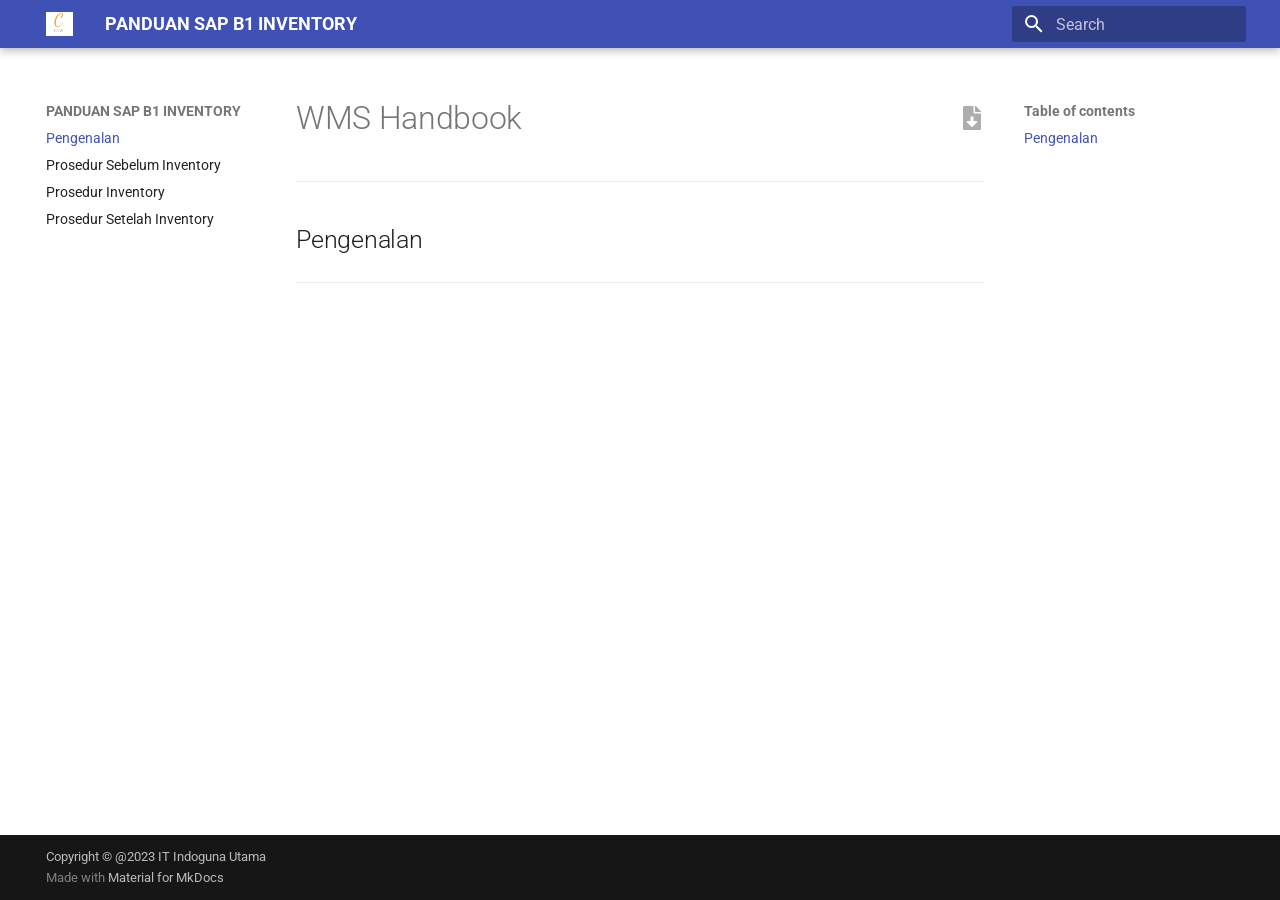
<file: site/index.html>
<!doctype html>
<html lang="en" class="no-js">
  <head>
    
      <meta charset="utf-8">
      <meta name="viewport" content="width=device-width,initial-scale=1">
      
        <meta name="description" content="Panduan implementasi SAP Inventory">
      
      
        <meta name="author" content="PT Indoguna Utama, IT Department">
      
      
      
      
        <link rel="next" href="wms02/">
      
      <link rel="icon" href="asset/logocnw2.png">
      <meta name="generator" content="mkdocs-1.4.3, mkdocs-material-9.1.11">
    
    
      
        <title>PANDUAN SAP B1 INVENTORY</title>
      
    
    
      <link rel="stylesheet" href="assets/stylesheets/main.85bb2934.min.css">
      
        
        <link rel="stylesheet" href="assets/stylesheets/palette.a6bdf11c.min.css">
      
      

    
    
    
      
        
        
        <link rel="preconnect" href="https://fonts.gstatic.com" crossorigin>
        <link rel="stylesheet" href="https://fonts.googleapis.com/css?family=Roboto:300,300i,400,400i,700,700i%7CRoboto+Mono:400,400i,700,700i&display=fallback">
        <style>:root{--md-text-font:"Roboto";--md-code-font:"Roboto Mono"}</style>
      
    
    
      <link rel="stylesheet" href="css/extra.css">
    
    <script>__md_scope=new URL(".",location),__md_hash=e=>[...e].reduce((e,_)=>(e<<5)-e+_.charCodeAt(0),0),__md_get=(e,_=localStorage,t=__md_scope)=>JSON.parse(_.getItem(t.pathname+"."+e)),__md_set=(e,_,t=localStorage,a=__md_scope)=>{try{t.setItem(a.pathname+"."+e,JSON.stringify(_))}catch(e){}}</script>
    
      

    
    
    
  </head>
  
  
    
    
    
    
    
    <body dir="ltr" data-md-color-scheme="default" data-md-color-primary="indigo" data-md-color-accent="indigo">
  
    
    
    <input class="md-toggle" data-md-toggle="drawer" type="checkbox" id="__drawer" autocomplete="off">
    <input class="md-toggle" data-md-toggle="search" type="checkbox" id="__search" autocomplete="off">
    <label class="md-overlay" for="__drawer"></label>
    <div data-md-component="skip">
      
        
        <a href="#wms-handbook" class="md-skip">
          Skip to content
        </a>
      
    </div>
    <div data-md-component="announce">
      
    </div>
    
    
      

  

<header class="md-header md-header--shadow" data-md-component="header">
  <nav class="md-header__inner md-grid" aria-label="Header">
    <a href="." title="PANDUAN SAP B1 INVENTORY" class="md-header__button md-logo" aria-label="PANDUAN SAP B1 INVENTORY" data-md-component="logo">
      
  <img src="asset/logocnw1.png" alt="logo">

    </a>
    <label class="md-header__button md-icon" for="__drawer">
      <svg xmlns="http://www.w3.org/2000/svg" viewBox="0 0 24 24"><path d="M3 6h18v2H3V6m0 5h18v2H3v-2m0 5h18v2H3v-2Z"/></svg>
    </label>
    <div class="md-header__title" data-md-component="header-title">
      <div class="md-header__ellipsis">
        <div class="md-header__topic">
          <span class="md-ellipsis">
            PANDUAN SAP B1 INVENTORY
          </span>
        </div>
        <div class="md-header__topic" data-md-component="header-topic">
          <span class="md-ellipsis">
            
              Pengenalan
            
          </span>
        </div>
      </div>
    </div>
    
      
    
    
    
      <label class="md-header__button md-icon" for="__search">
        <svg xmlns="http://www.w3.org/2000/svg" viewBox="0 0 24 24"><path d="M9.5 3A6.5 6.5 0 0 1 16 9.5c0 1.61-.59 3.09-1.56 4.23l.27.27h.79l5 5-1.5 1.5-5-5v-.79l-.27-.27A6.516 6.516 0 0 1 9.5 16 6.5 6.5 0 0 1 3 9.5 6.5 6.5 0 0 1 9.5 3m0 2C7 5 5 7 5 9.5S7 14 9.5 14 14 12 14 9.5 12 5 9.5 5Z"/></svg>
      </label>
      <div class="md-search" data-md-component="search" role="dialog">
  <label class="md-search__overlay" for="__search"></label>
  <div class="md-search__inner" role="search">
    <form class="md-search__form" name="search">
      <input type="text" class="md-search__input" name="query" aria-label="Search" placeholder="Search" autocapitalize="off" autocorrect="off" autocomplete="off" spellcheck="false" data-md-component="search-query" required>
      <label class="md-search__icon md-icon" for="__search">
        <svg xmlns="http://www.w3.org/2000/svg" viewBox="0 0 24 24"><path d="M9.5 3A6.5 6.5 0 0 1 16 9.5c0 1.61-.59 3.09-1.56 4.23l.27.27h.79l5 5-1.5 1.5-5-5v-.79l-.27-.27A6.516 6.516 0 0 1 9.5 16 6.5 6.5 0 0 1 3 9.5 6.5 6.5 0 0 1 9.5 3m0 2C7 5 5 7 5 9.5S7 14 9.5 14 14 12 14 9.5 12 5 9.5 5Z"/></svg>
        <svg xmlns="http://www.w3.org/2000/svg" viewBox="0 0 24 24"><path d="M20 11v2H8l5.5 5.5-1.42 1.42L4.16 12l7.92-7.92L13.5 5.5 8 11h12Z"/></svg>
      </label>
      <nav class="md-search__options" aria-label="Search">
        
        <button type="reset" class="md-search__icon md-icon" title="Clear" aria-label="Clear" tabindex="-1">
          <svg xmlns="http://www.w3.org/2000/svg" viewBox="0 0 24 24"><path d="M19 6.41 17.59 5 12 10.59 6.41 5 5 6.41 10.59 12 5 17.59 6.41 19 12 13.41 17.59 19 19 17.59 13.41 12 19 6.41Z"/></svg>
        </button>
      </nav>
      
    </form>
    <div class="md-search__output">
      <div class="md-search__scrollwrap" data-md-scrollfix>
        <div class="md-search-result" data-md-component="search-result">
          <div class="md-search-result__meta">
            Initializing search
          </div>
          <ol class="md-search-result__list" role="presentation"></ol>
        </div>
      </div>
    </div>
  </div>
</div>
    
    
  </nav>
  
</header>
    
    <div class="md-container" data-md-component="container">
      
      
        
          
        
      
      <main class="md-main" data-md-component="main">
        <div class="md-main__inner md-grid">
          
            
              
              <div class="md-sidebar md-sidebar--primary" data-md-component="sidebar" data-md-type="navigation" >
                <div class="md-sidebar__scrollwrap">
                  <div class="md-sidebar__inner">
                    


<nav class="md-nav md-nav--primary" aria-label="Navigation" data-md-level="0">
  <label class="md-nav__title" for="__drawer">
    <a href="." title="PANDUAN SAP B1 INVENTORY" class="md-nav__button md-logo" aria-label="PANDUAN SAP B1 INVENTORY" data-md-component="logo">
      
  <img src="asset/logocnw1.png" alt="logo">

    </a>
    PANDUAN SAP B1 INVENTORY
  </label>
  
  <ul class="md-nav__list" data-md-scrollfix>
    
      
      
      

  
  
    
  
  
    <li class="md-nav__item md-nav__item--active">
      
      <input class="md-nav__toggle md-toggle" type="checkbox" id="__toc">
      
      
        
      
      
        <label class="md-nav__link md-nav__link--active" for="__toc">
          Pengenalan
          <span class="md-nav__icon md-icon"></span>
        </label>
      
      <a href="." class="md-nav__link md-nav__link--active">
        Pengenalan
      </a>
      
        

<nav class="md-nav md-nav--secondary" aria-label="Table of contents">
  
  
  
    
  
  
    <label class="md-nav__title" for="__toc">
      <span class="md-nav__icon md-icon"></span>
      Table of contents
    </label>
    <ul class="md-nav__list" data-md-component="toc" data-md-scrollfix>
      
        <li class="md-nav__item">
  <a href="#pengenalan" class="md-nav__link">
    Pengenalan
  </a>
  
</li>
      
    </ul>
  
</nav>
      
    </li>
  

    
      
      
      

  
  
  
    <li class="md-nav__item">
      <a href="wms02/" class="md-nav__link">
        Prosedur Sebelum Inventory
      </a>
    </li>
  

    
      
      
      

  
  
  
    <li class="md-nav__item">
      <a href="wms03/" class="md-nav__link">
        Prosedur Inventory
      </a>
    </li>
  

    
      
      
      

  
  
  
    <li class="md-nav__item">
      <a href="wms04/" class="md-nav__link">
        Prosedur Setelah Inventory
      </a>
    </li>
  

    
  </ul>
</nav>
                  </div>
                </div>
              </div>
            
            
              
              <div class="md-sidebar md-sidebar--secondary" data-md-component="sidebar" data-md-type="toc" >
                <div class="md-sidebar__scrollwrap">
                  <div class="md-sidebar__inner">
                    

<nav class="md-nav md-nav--secondary" aria-label="Table of contents">
  
  
  
    
  
  
    <label class="md-nav__title" for="__toc">
      <span class="md-nav__icon md-icon"></span>
      Table of contents
    </label>
    <ul class="md-nav__list" data-md-component="toc" data-md-scrollfix>
      
        <li class="md-nav__item">
  <a href="#pengenalan" class="md-nav__link">
    Pengenalan
  </a>
  
</li>
      
    </ul>
  
</nav>
                  </div>
                </div>
              </div>
            
          
          
            <div class="md-content" data-md-component="content">
              <article class="md-content__inner md-typeset"><a class="md-content__button md-icon" download href="index.pdf" title="PDF Export"><svg style="height: 1.2rem; width: 1.2rem;" viewBox="0 0 384 512" xmlns="http://www.w3.org/2000/svg"><path d="M224 136V0H24C10.7 0 0 10.7 0 24v464c0 13.3 10.7 24 24 24h336c13.3 0 24-10.7 24-24V160H248c-13.2 0-24-10.8-24-24zm76.45 211.36l-96.42 95.7c-6.65 6.61-17.39 6.61-24.04 0l-96.42-95.7C73.42 337.29 80.54 320 94.82 320H160v-80c0-8.84 7.16-16 16-16h32c8.84 0 16 7.16 16 16v80h65.18c14.28 0 21.4 17.29 11.27 27.36zM377 105L279.1 7c-4.5-4.5-10.6-7-17-7H256v128h128v-6.1c0-6.3-2.5-12.4-7-16.9z"></path></svg></a>
                
                  


<h1 id="wms-handbook">WMS Handbook<a class="headerlink" href="#wms-handbook" title="Permanent link">&para;</a></h1>
<hr />
<h2 id="pengenalan">Pengenalan<a class="headerlink" href="#pengenalan" title="Permanent link">&para;</a></h2>
<hr />





                
              </article>
            </div>
          
          
        </div>
        
      </main>
      
        <footer class="md-footer">
  
  <div class="md-footer-meta md-typeset">
    <div class="md-footer-meta__inner md-grid">
      <div class="md-copyright">
  
    <div class="md-copyright__highlight">
      Copyright &copy; @2023 IT Indoguna Utama
    </div>
  
  
    Made with
    <a href="https://squidfunk.github.io/mkdocs-material/" target="_blank" rel="noopener">
      Material for MkDocs
    </a>
  
</div>
      
    </div>
  </div>
</footer>
      
    </div>
    <div class="md-dialog" data-md-component="dialog">
      <div class="md-dialog__inner md-typeset"></div>
    </div>
    
    <script id="__config" type="application/json">{"base": ".", "features": [], "search": "assets/javascripts/workers/search.208ed371.min.js", "translations": {"clipboard.copied": "Copied to clipboard", "clipboard.copy": "Copy to clipboard", "search.result.more.one": "1 more on this page", "search.result.more.other": "# more on this page", "search.result.none": "No matching documents", "search.result.one": "1 matching document", "search.result.other": "# matching documents", "search.result.placeholder": "Type to start searching", "search.result.term.missing": "Missing", "select.version": "Select version"}}</script>
    
    
      <script src="assets/javascripts/bundle.fac441b0.min.js"></script>
      
    
  </body>
</html>
</file>
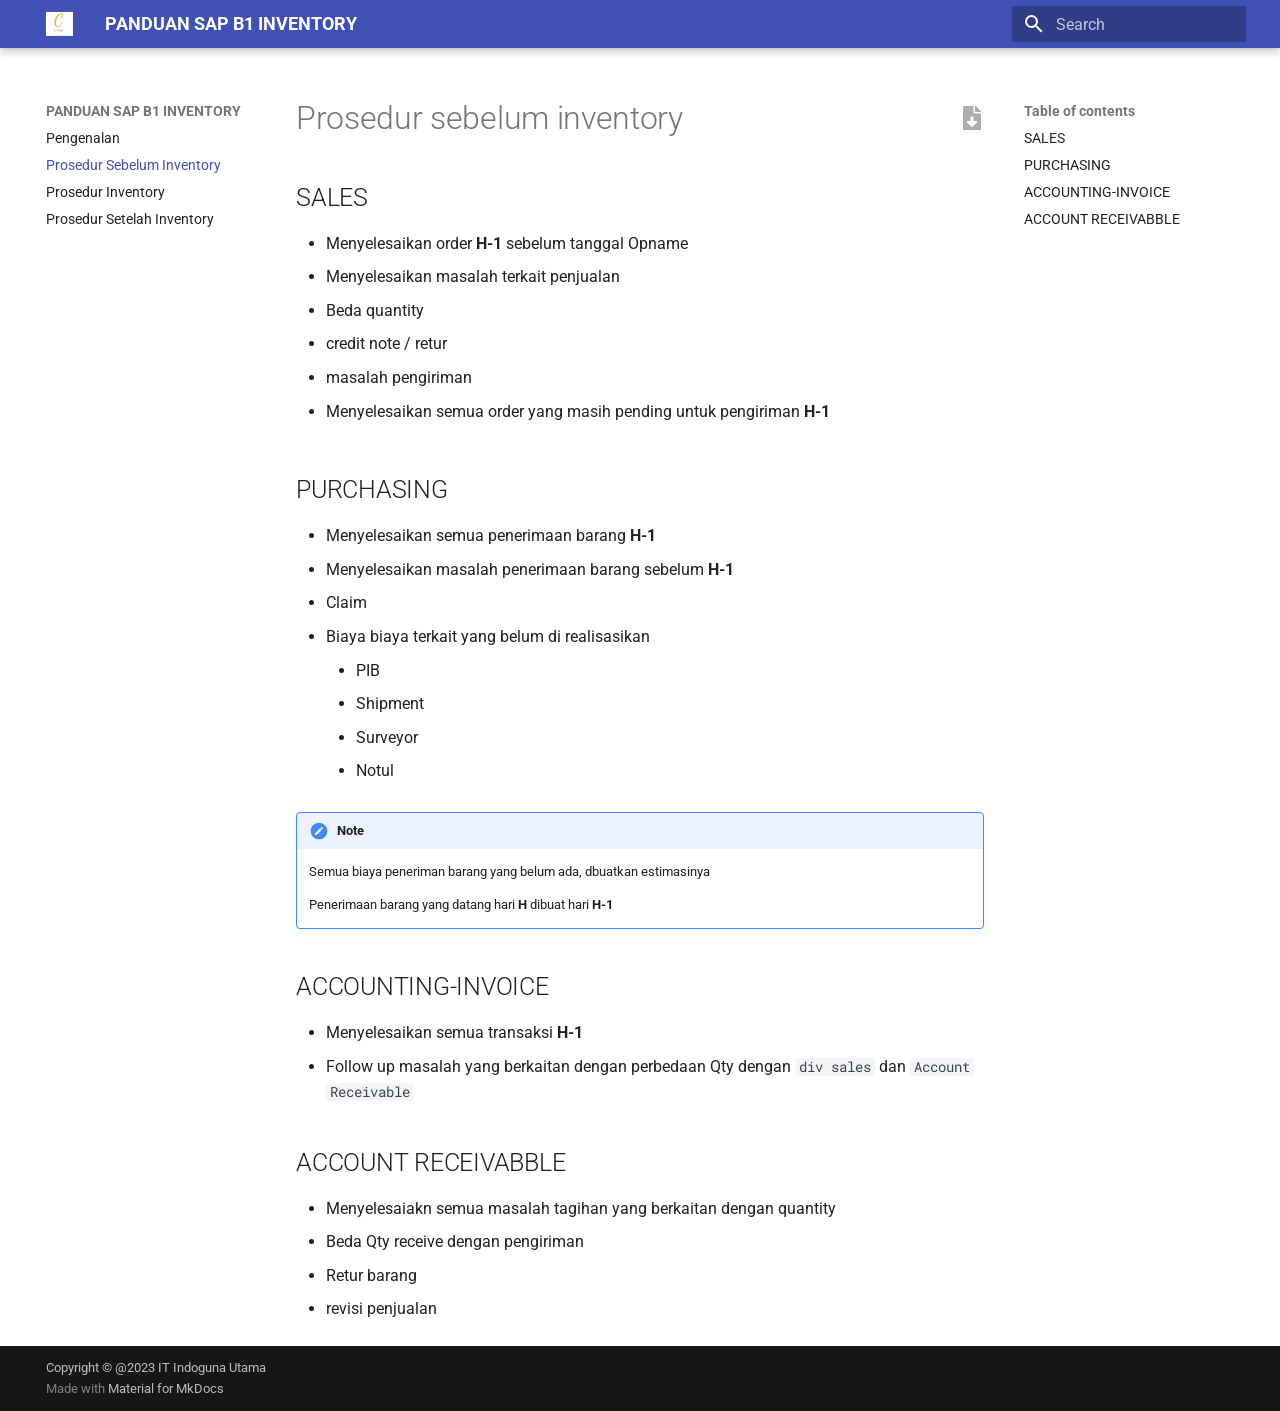
<file: site/wms02/index.html>
<!doctype html>
<html lang="en" class="no-js">
  <head>
    
      <meta charset="utf-8">
      <meta name="viewport" content="width=device-width,initial-scale=1">
      
        <meta name="description" content="Panduan implementasi SAP Inventory">
      
      
        <meta name="author" content="PT Indoguna Utama, IT Department">
      
      
      
        <link rel="prev" href="..">
      
      
        <link rel="next" href="../wms03/">
      
      <link rel="icon" href="../asset/logocnw2.png">
      <meta name="generator" content="mkdocs-1.4.3, mkdocs-material-9.1.11">
    
    
      
        <title>Prosedur Sebelum Inventory - PANDUAN SAP B1 INVENTORY</title>
      
    
    
      <link rel="stylesheet" href="../assets/stylesheets/main.85bb2934.min.css">
      
        
        <link rel="stylesheet" href="../assets/stylesheets/palette.a6bdf11c.min.css">
      
      

    
    
    
      
        
        
        <link rel="preconnect" href="https://fonts.gstatic.com" crossorigin>
        <link rel="stylesheet" href="https://fonts.googleapis.com/css?family=Roboto:300,300i,400,400i,700,700i%7CRoboto+Mono:400,400i,700,700i&display=fallback">
        <style>:root{--md-text-font:"Roboto";--md-code-font:"Roboto Mono"}</style>
      
    
    
      <link rel="stylesheet" href="../css/extra.css">
    
    <script>__md_scope=new URL("..",location),__md_hash=e=>[...e].reduce((e,_)=>(e<<5)-e+_.charCodeAt(0),0),__md_get=(e,_=localStorage,t=__md_scope)=>JSON.parse(_.getItem(t.pathname+"."+e)),__md_set=(e,_,t=localStorage,a=__md_scope)=>{try{t.setItem(a.pathname+"."+e,JSON.stringify(_))}catch(e){}}</script>
    
      

    
    
    
  </head>
  
  
    
    
    
    
    
    <body dir="ltr" data-md-color-scheme="default" data-md-color-primary="indigo" data-md-color-accent="indigo">
  
    
    
    <input class="md-toggle" data-md-toggle="drawer" type="checkbox" id="__drawer" autocomplete="off">
    <input class="md-toggle" data-md-toggle="search" type="checkbox" id="__search" autocomplete="off">
    <label class="md-overlay" for="__drawer"></label>
    <div data-md-component="skip">
      
        
        <a href="#prosedur-sebelum-inventory" class="md-skip">
          Skip to content
        </a>
      
    </div>
    <div data-md-component="announce">
      
    </div>
    
    
      

  

<header class="md-header md-header--shadow" data-md-component="header">
  <nav class="md-header__inner md-grid" aria-label="Header">
    <a href=".." title="PANDUAN SAP B1 INVENTORY" class="md-header__button md-logo" aria-label="PANDUAN SAP B1 INVENTORY" data-md-component="logo">
      
  <img src="../asset/logocnw1.png" alt="logo">

    </a>
    <label class="md-header__button md-icon" for="__drawer">
      <svg xmlns="http://www.w3.org/2000/svg" viewBox="0 0 24 24"><path d="M3 6h18v2H3V6m0 5h18v2H3v-2m0 5h18v2H3v-2Z"/></svg>
    </label>
    <div class="md-header__title" data-md-component="header-title">
      <div class="md-header__ellipsis">
        <div class="md-header__topic">
          <span class="md-ellipsis">
            PANDUAN SAP B1 INVENTORY
          </span>
        </div>
        <div class="md-header__topic" data-md-component="header-topic">
          <span class="md-ellipsis">
            
              Prosedur Sebelum Inventory
            
          </span>
        </div>
      </div>
    </div>
    
      
    
    
    
      <label class="md-header__button md-icon" for="__search">
        <svg xmlns="http://www.w3.org/2000/svg" viewBox="0 0 24 24"><path d="M9.5 3A6.5 6.5 0 0 1 16 9.5c0 1.61-.59 3.09-1.56 4.23l.27.27h.79l5 5-1.5 1.5-5-5v-.79l-.27-.27A6.516 6.516 0 0 1 9.5 16 6.5 6.5 0 0 1 3 9.5 6.5 6.5 0 0 1 9.5 3m0 2C7 5 5 7 5 9.5S7 14 9.5 14 14 12 14 9.5 12 5 9.5 5Z"/></svg>
      </label>
      <div class="md-search" data-md-component="search" role="dialog">
  <label class="md-search__overlay" for="__search"></label>
  <div class="md-search__inner" role="search">
    <form class="md-search__form" name="search">
      <input type="text" class="md-search__input" name="query" aria-label="Search" placeholder="Search" autocapitalize="off" autocorrect="off" autocomplete="off" spellcheck="false" data-md-component="search-query" required>
      <label class="md-search__icon md-icon" for="__search">
        <svg xmlns="http://www.w3.org/2000/svg" viewBox="0 0 24 24"><path d="M9.5 3A6.5 6.5 0 0 1 16 9.5c0 1.61-.59 3.09-1.56 4.23l.27.27h.79l5 5-1.5 1.5-5-5v-.79l-.27-.27A6.516 6.516 0 0 1 9.5 16 6.5 6.5 0 0 1 3 9.5 6.5 6.5 0 0 1 9.5 3m0 2C7 5 5 7 5 9.5S7 14 9.5 14 14 12 14 9.5 12 5 9.5 5Z"/></svg>
        <svg xmlns="http://www.w3.org/2000/svg" viewBox="0 0 24 24"><path d="M20 11v2H8l5.5 5.5-1.42 1.42L4.16 12l7.92-7.92L13.5 5.5 8 11h12Z"/></svg>
      </label>
      <nav class="md-search__options" aria-label="Search">
        
        <button type="reset" class="md-search__icon md-icon" title="Clear" aria-label="Clear" tabindex="-1">
          <svg xmlns="http://www.w3.org/2000/svg" viewBox="0 0 24 24"><path d="M19 6.41 17.59 5 12 10.59 6.41 5 5 6.41 10.59 12 5 17.59 6.41 19 12 13.41 17.59 19 19 17.59 13.41 12 19 6.41Z"/></svg>
        </button>
      </nav>
      
    </form>
    <div class="md-search__output">
      <div class="md-search__scrollwrap" data-md-scrollfix>
        <div class="md-search-result" data-md-component="search-result">
          <div class="md-search-result__meta">
            Initializing search
          </div>
          <ol class="md-search-result__list" role="presentation"></ol>
        </div>
      </div>
    </div>
  </div>
</div>
    
    
  </nav>
  
</header>
    
    <div class="md-container" data-md-component="container">
      
      
        
          
        
      
      <main class="md-main" data-md-component="main">
        <div class="md-main__inner md-grid">
          
            
              
              <div class="md-sidebar md-sidebar--primary" data-md-component="sidebar" data-md-type="navigation" >
                <div class="md-sidebar__scrollwrap">
                  <div class="md-sidebar__inner">
                    


<nav class="md-nav md-nav--primary" aria-label="Navigation" data-md-level="0">
  <label class="md-nav__title" for="__drawer">
    <a href=".." title="PANDUAN SAP B1 INVENTORY" class="md-nav__button md-logo" aria-label="PANDUAN SAP B1 INVENTORY" data-md-component="logo">
      
  <img src="../asset/logocnw1.png" alt="logo">

    </a>
    PANDUAN SAP B1 INVENTORY
  </label>
  
  <ul class="md-nav__list" data-md-scrollfix>
    
      
      
      

  
  
  
    <li class="md-nav__item">
      <a href=".." class="md-nav__link">
        Pengenalan
      </a>
    </li>
  

    
      
      
      

  
  
    
  
  
    <li class="md-nav__item md-nav__item--active">
      
      <input class="md-nav__toggle md-toggle" type="checkbox" id="__toc">
      
      
        
      
      
        <label class="md-nav__link md-nav__link--active" for="__toc">
          Prosedur Sebelum Inventory
          <span class="md-nav__icon md-icon"></span>
        </label>
      
      <a href="./" class="md-nav__link md-nav__link--active">
        Prosedur Sebelum Inventory
      </a>
      
        

<nav class="md-nav md-nav--secondary" aria-label="Table of contents">
  
  
  
    
  
  
    <label class="md-nav__title" for="__toc">
      <span class="md-nav__icon md-icon"></span>
      Table of contents
    </label>
    <ul class="md-nav__list" data-md-component="toc" data-md-scrollfix>
      
        <li class="md-nav__item">
  <a href="#sales" class="md-nav__link">
    SALES
  </a>
  
</li>
      
        <li class="md-nav__item">
  <a href="#purchasing" class="md-nav__link">
    PURCHASING
  </a>
  
</li>
      
        <li class="md-nav__item">
  <a href="#accounting-invoice" class="md-nav__link">
    ACCOUNTING-INVOICE
  </a>
  
</li>
      
        <li class="md-nav__item">
  <a href="#account-receivabble" class="md-nav__link">
    ACCOUNT RECEIVABBLE
  </a>
  
</li>
      
    </ul>
  
</nav>
      
    </li>
  

    
      
      
      

  
  
  
    <li class="md-nav__item">
      <a href="../wms03/" class="md-nav__link">
        Prosedur Inventory
      </a>
    </li>
  

    
      
      
      

  
  
  
    <li class="md-nav__item">
      <a href="../wms04/" class="md-nav__link">
        Prosedur Setelah Inventory
      </a>
    </li>
  

    
  </ul>
</nav>
                  </div>
                </div>
              </div>
            
            
              
              <div class="md-sidebar md-sidebar--secondary" data-md-component="sidebar" data-md-type="toc" >
                <div class="md-sidebar__scrollwrap">
                  <div class="md-sidebar__inner">
                    

<nav class="md-nav md-nav--secondary" aria-label="Table of contents">
  
  
  
    
  
  
    <label class="md-nav__title" for="__toc">
      <span class="md-nav__icon md-icon"></span>
      Table of contents
    </label>
    <ul class="md-nav__list" data-md-component="toc" data-md-scrollfix>
      
        <li class="md-nav__item">
  <a href="#sales" class="md-nav__link">
    SALES
  </a>
  
</li>
      
        <li class="md-nav__item">
  <a href="#purchasing" class="md-nav__link">
    PURCHASING
  </a>
  
</li>
      
        <li class="md-nav__item">
  <a href="#accounting-invoice" class="md-nav__link">
    ACCOUNTING-INVOICE
  </a>
  
</li>
      
        <li class="md-nav__item">
  <a href="#account-receivabble" class="md-nav__link">
    ACCOUNT RECEIVABBLE
  </a>
  
</li>
      
    </ul>
  
</nav>
                  </div>
                </div>
              </div>
            
          
          
            <div class="md-content" data-md-component="content">
              <article class="md-content__inner md-typeset"><a class="md-content__button md-icon" download href="wms02.pdf" title="PDF Export"><svg style="height: 1.2rem; width: 1.2rem;" viewBox="0 0 384 512" xmlns="http://www.w3.org/2000/svg"><path d="M224 136V0H24C10.7 0 0 10.7 0 24v464c0 13.3 10.7 24 24 24h336c13.3 0 24-10.7 24-24V160H248c-13.2 0-24-10.8-24-24zm76.45 211.36l-96.42 95.7c-6.65 6.61-17.39 6.61-24.04 0l-96.42-95.7C73.42 337.29 80.54 320 94.82 320H160v-80c0-8.84 7.16-16 16-16h32c8.84 0 16 7.16 16 16v80h65.18c14.28 0 21.4 17.29 11.27 27.36zM377 105L279.1 7c-4.5-4.5-10.6-7-17-7H256v128h128v-6.1c0-6.3-2.5-12.4-7-16.9z"></path></svg></a>
                
                  


<h1 id="prosedur-sebelum-inventory">Prosedur sebelum inventory<a class="headerlink" href="#prosedur-sebelum-inventory" title="Permanent link">&para;</a></h1>
<h2 id="sales">SALES<a class="headerlink" href="#sales" title="Permanent link">&para;</a></h2>
<ul>
<li>Menyelesaikan order <strong>H-1</strong> sebelum tanggal Opname </li>
<li>Menyelesaikan masalah terkait penjualan </li>
<li>Beda quantity</li>
<li>credit note  / retur</li>
<li>
<p>masalah pengiriman</p>
</li>
<li>
<p>Menyelesaikan semua order yang masih pending untuk pengiriman <strong>H-1</strong></p>
</li>
</ul>
<h2 id="purchasing">PURCHASING<a class="headerlink" href="#purchasing" title="Permanent link">&para;</a></h2>
<ul>
<li>Menyelesaikan semua penerimaan barang <strong>H-1</strong></li>
<li>Menyelesaikan masalah penerimaan barang sebelum <strong>H-1</strong></li>
<li>Claim</li>
<li>Biaya biaya terkait yang belum di realisasikan<ul>
<li>PIB</li>
<li>Shipment</li>
<li>Surveyor</li>
<li>Notul</li>
</ul>
</li>
</ul>
<div class="admonition note">
<p class="admonition-title">Note</p>
<p>Semua biaya peneriman barang yang belum ada, dbuatkan estimasinya</p>
<p>Penerimaan barang yang datang hari <strong>H</strong> dibuat hari <strong>H-1</strong></p>
</div>
<h2 id="accounting-invoice">ACCOUNTING-INVOICE<a class="headerlink" href="#accounting-invoice" title="Permanent link">&para;</a></h2>
<ul>
<li>Menyelesaikan semua transaksi <strong>H-1</strong></li>
<li>Follow up masalah yang berkaitan dengan perbedaan Qty dengan <code>div sales</code> dan <code>Account Receivable</code></li>
</ul>
<h2 id="account-receivabble">ACCOUNT RECEIVABBLE<a class="headerlink" href="#account-receivabble" title="Permanent link">&para;</a></h2>
<ul>
<li>Menyelesaiakn semua masalah tagihan yang berkaitan dengan quantity</li>
<li>Beda Qty receive dengan pengiriman</li>
<li>Retur barang</li>
<li>revisi penjualan</li>
</ul>





                
              </article>
            </div>
          
          
        </div>
        
      </main>
      
        <footer class="md-footer">
  
  <div class="md-footer-meta md-typeset">
    <div class="md-footer-meta__inner md-grid">
      <div class="md-copyright">
  
    <div class="md-copyright__highlight">
      Copyright &copy; @2023 IT Indoguna Utama
    </div>
  
  
    Made with
    <a href="https://squidfunk.github.io/mkdocs-material/" target="_blank" rel="noopener">
      Material for MkDocs
    </a>
  
</div>
      
    </div>
  </div>
</footer>
      
    </div>
    <div class="md-dialog" data-md-component="dialog">
      <div class="md-dialog__inner md-typeset"></div>
    </div>
    
    <script id="__config" type="application/json">{"base": "..", "features": [], "search": "../assets/javascripts/workers/search.208ed371.min.js", "translations": {"clipboard.copied": "Copied to clipboard", "clipboard.copy": "Copy to clipboard", "search.result.more.one": "1 more on this page", "search.result.more.other": "# more on this page", "search.result.none": "No matching documents", "search.result.one": "1 matching document", "search.result.other": "# matching documents", "search.result.placeholder": "Type to start searching", "search.result.term.missing": "Missing", "select.version": "Select version"}}</script>
    
    
      <script src="../assets/javascripts/bundle.fac441b0.min.js"></script>
      
    
  </body>
</html>
</file>
<file: site/css/extra.css>
@page {
    size: a4 portrait;
    margin: 25mm 10mm 25mm 10mm;
    counter-increment: page;
    font-family: Helvetica,Arial,sans-serif;
    white-space: pre;
    color: grey;
    @top-left {
        content: string(chapter);
    }
    @bottom-center {
        content: '@2023 Indoguna Utama';
    }
    @top-right {
        content: 'Page ' counter(page);
    }
}
</file>
<file: site/assets/stylesheets/main.85bb2934.min.css>
@charset "UTF-8";html{-webkit-text-size-adjust:none;-moz-text-size-adjust:none;text-size-adjust:none;box-sizing:border-box}*,:after,:before{box-sizing:inherit}@media (prefers-reduced-motion){*,:after,:before{transition:none!important}}body{margin:0}a,button,input,label{-webkit-tap-highlight-color:transparent}a{color:inherit;text-decoration:none}hr{border:0;box-sizing:initial;display:block;height:.05rem;overflow:visible;padding:0}small{font-size:80%}sub,sup{line-height:1em}img{border-style:none}table{border-collapse:initial;border-spacing:0}td,th{font-weight:400;vertical-align:top}button{background:#0000;border:0;font-family:inherit;font-size:inherit;margin:0;padding:0}input{border:0;outline:none}:root{--md-primary-fg-color:#4051b5;--md-primary-fg-color--light:#5d6cc0;--md-primary-fg-color--dark:#303fa1;--md-primary-bg-color:#fff;--md-primary-bg-color--light:#ffffffb3;--md-accent-fg-color:#526cfe;--md-accent-fg-color--transparent:#526cfe1a;--md-accent-bg-color:#fff;--md-accent-bg-color--light:#ffffffb3}[data-md-color-scheme=default] img[src$="#gh-dark-mode-only"],[data-md-color-scheme=default] img[src$="#only-dark"]{display:none}:root,[data-md-color-scheme=default]{--md-default-fg-color:#000000de;--md-default-fg-color--light:#0000008a;--md-default-fg-color--lighter:#00000052;--md-default-fg-color--lightest:#00000012;--md-default-bg-color:#fff;--md-default-bg-color--light:#ffffffb3;--md-default-bg-color--lighter:#ffffff4d;--md-default-bg-color--lightest:#ffffff1f;--md-code-fg-color:#36464e;--md-code-bg-color:#f5f5f5;--md-code-hl-color:#ffff0080;--md-code-hl-number-color:#d52a2a;--md-code-hl-special-color:#db1457;--md-code-hl-function-color:#a846b9;--md-code-hl-constant-color:#6e59d9;--md-code-hl-keyword-color:#3f6ec6;--md-code-hl-string-color:#1c7d4d;--md-code-hl-name-color:var(--md-code-fg-color);--md-code-hl-operator-color:var(--md-default-fg-color--light);--md-code-hl-punctuation-color:var(--md-default-fg-color--light);--md-code-hl-comment-color:var(--md-default-fg-color--light);--md-code-hl-generic-color:var(--md-default-fg-color--light);--md-code-hl-variable-color:var(--md-default-fg-color--light);--md-typeset-color:var(--md-default-fg-color);--md-typeset-a-color:var(--md-primary-fg-color);--md-typeset-mark-color:#ffff0080;--md-typeset-del-color:#f5503d26;--md-typeset-ins-color:#0bd57026;--md-typeset-kbd-color:#fafafa;--md-typeset-kbd-accent-color:#fff;--md-typeset-kbd-border-color:#b8b8b8;--md-typeset-table-color:#0000001f;--md-typeset-table-color--light:rgba(0,0,0,.035);--md-admonition-fg-color:var(--md-default-fg-color);--md-admonition-bg-color:var(--md-default-bg-color);--md-warning-fg-color:#000000de;--md-warning-bg-color:#ff9;--md-footer-fg-color:#fff;--md-footer-fg-color--light:#ffffffb3;--md-footer-fg-color--lighter:#ffffff73;--md-footer-bg-color:#000000de;--md-footer-bg-color--dark:#00000052;--md-shadow-z1:0 0.2rem 0.5rem #0000000d,0 0 0.05rem #0000001a;--md-shadow-z2:0 0.2rem 0.5rem #0000001a,0 0 0.05rem #00000040;--md-shadow-z3:0 0.2rem 0.5rem #0003,0 0 0.05rem #00000059}.md-icon svg{fill:currentcolor;display:block;height:1.2rem;width:1.2rem}body{-webkit-font-smoothing:antialiased;-moz-osx-font-smoothing:grayscale;--md-text-font-family:var(--md-text-font,_),-apple-system,BlinkMacSystemFont,Helvetica,Arial,sans-serif;--md-code-font-family:var(--md-code-font,_),SFMono-Regular,Consolas,Menlo,monospace}aside,body,input{font-feature-settings:"kern","liga";color:var(--md-typeset-color);font-family:var(--md-text-font-family)}code,kbd,pre{font-feature-settings:"kern";font-family:var(--md-code-font-family)}:root{--md-typeset-table-sort-icon:url('data:image/svg+xml;charset=utf-8,<svg xmlns="http://www.w3.org/2000/svg" viewBox="0 0 24 24"><path d="m18 21-4-4h3V7h-3l4-4 4 4h-3v10h3M2 19v-2h10v2M2 13v-2h7v2M2 7V5h4v2H2Z"/></svg>');--md-typeset-table-sort-icon--asc:url('data:image/svg+xml;charset=utf-8,<svg xmlns="http://www.w3.org/2000/svg" viewBox="0 0 24 24"><path d="M19 17h3l-4 4-4-4h3V3h2M2 17h10v2H2M6 5v2H2V5m0 6h7v2H2v-2Z"/></svg>');--md-typeset-table-sort-icon--desc:url('data:image/svg+xml;charset=utf-8,<svg xmlns="http://www.w3.org/2000/svg" viewBox="0 0 24 24"><path d="M19 7h3l-4-4-4 4h3v14h2M2 17h10v2H2M6 5v2H2V5m0 6h7v2H2v-2Z"/></svg>')}.md-typeset{-webkit-print-color-adjust:exact;color-adjust:exact;font-size:.8rem;line-height:1.6}@media print{.md-typeset{font-size:.68rem}}.md-typeset blockquote,.md-typeset dl,.md-typeset figure,.md-typeset ol,.md-typeset pre,.md-typeset ul{margin-bottom:1em;margin-top:1em}.md-typeset h1{color:var(--md-default-fg-color--light);font-size:2em;line-height:1.3;margin:0 0 1.25em}.md-typeset h1,.md-typeset h2{font-weight:300;letter-spacing:-.01em}.md-typeset h2{font-size:1.5625em;line-height:1.4;margin:1.6em 0 .64em}.md-typeset h3{font-size:1.25em;font-weight:400;letter-spacing:-.01em;line-height:1.5;margin:1.6em 0 .8em}.md-typeset h2+h3{margin-top:.8em}.md-typeset h4{font-weight:700;letter-spacing:-.01em;margin:1em 0}.md-typeset h5,.md-typeset h6{color:var(--md-default-fg-color--light);font-size:.8em;font-weight:700;letter-spacing:-.01em;margin:1.25em 0}.md-typeset h5{text-transform:uppercase}.md-typeset hr{border-bottom:.05rem solid var(--md-default-fg-color--lightest);display:flow-root;margin:1.5em 0}.md-typeset a{color:var(--md-typeset-a-color);word-break:break-word}.md-typeset a,.md-typeset a:before{transition:color 125ms}.md-typeset a:focus,.md-typeset a:hover{color:var(--md-accent-fg-color)}.md-typeset a:focus code,.md-typeset a:hover code{background-color:var(--md-accent-fg-color--transparent)}.md-typeset a code{color:currentcolor;transition:background-color 125ms}.md-typeset a.focus-visible{outline-color:var(--md-accent-fg-color);outline-offset:.2rem}.md-typeset code,.md-typeset kbd,.md-typeset pre{color:var(--md-code-fg-color);direction:ltr;font-variant-ligatures:none}@media print{.md-typeset code,.md-typeset kbd,.md-typeset pre{white-space:pre-wrap}}.md-typeset code{background-color:var(--md-code-bg-color);border-radius:.1rem;-webkit-box-decoration-break:clone;box-decoration-break:clone;font-size:.85em;padding:0 .2941176471em;word-break:break-word}.md-typeset code:not(.focus-visible){-webkit-tap-highlight-color:transparent;outline:none}.md-typeset pre{display:flow-root;line-height:1.4;position:relative}.md-typeset pre>code{-webkit-box-decoration-break:slice;box-decoration-break:slice;box-shadow:none;display:block;margin:0;outline-color:var(--md-accent-fg-color);overflow:auto;padding:.7720588235em 1.1764705882em;scrollbar-color:var(--md-default-fg-color--lighter) #0000;scrollbar-width:thin;touch-action:auto;word-break:normal}.md-typeset pre>code:hover{scrollbar-color:var(--md-accent-fg-color) #0000}.md-typeset pre>code::-webkit-scrollbar{height:.2rem;width:.2rem}.md-typeset pre>code::-webkit-scrollbar-thumb{background-color:var(--md-default-fg-color--lighter)}.md-typeset pre>code::-webkit-scrollbar-thumb:hover{background-color:var(--md-accent-fg-color)}.md-typeset kbd{background-color:var(--md-typeset-kbd-color);border-radius:.1rem;box-shadow:0 .1rem 0 .05rem var(--md-typeset-kbd-border-color),0 .1rem 0 var(--md-typeset-kbd-border-color),0 -.1rem .2rem var(--md-typeset-kbd-accent-color) inset;color:var(--md-default-fg-color);display:inline-block;font-size:.75em;padding:0 .6666666667em;vertical-align:text-top;word-break:break-word}.md-typeset mark{background-color:var(--md-typeset-mark-color);-webkit-box-decoration-break:clone;box-decoration-break:clone;color:inherit;word-break:break-word}.md-typeset abbr{border-bottom:.05rem dotted var(--md-default-fg-color--light);cursor:help;text-decoration:none}@media (hover:none){.md-typeset abbr[title]:focus:after,.md-typeset abbr[title]:hover:after{background-color:var(--md-default-fg-color);border-radius:.1rem;box-shadow:var(--md-shadow-z3);color:var(--md-default-bg-color);content:attr(title);font-size:.7rem;left:.8rem;margin-top:2em;padding:.2rem .3rem;position:absolute;right:.8rem}}.md-typeset small{opacity:.75}[dir=ltr] .md-typeset sub,[dir=ltr] .md-typeset sup{margin-left:.078125em}[dir=rtl] .md-typeset sub,[dir=rtl] .md-typeset sup{margin-right:.078125em}[dir=ltr] .md-typeset blockquote{padding-left:.6rem}[dir=rtl] .md-typeset blockquote{padding-right:.6rem}[dir=ltr] .md-typeset blockquote{border-left:.2rem solid var(--md-default-fg-color--lighter)}[dir=rtl] .md-typeset blockquote{border-right:.2rem solid var(--md-default-fg-color--lighter)}.md-typeset blockquote{color:var(--md-default-fg-color--light);margin-left:0;margin-right:0}.md-typeset ul{list-style-type:disc}[dir=ltr] .md-typeset ol,[dir=ltr] .md-typeset ul{margin-left:.625em}[dir=rtl] .md-typeset ol,[dir=rtl] .md-typeset ul{margin-right:.625em}.md-typeset ol,.md-typeset ul{padding:0}.md-typeset ol:not([hidden]),.md-typeset ul:not([hidden]){display:flow-root}.md-typeset ol ol,.md-typeset ul ol{list-style-type:lower-alpha}.md-typeset ol ol ol,.md-typeset ul ol ol{list-style-type:lower-roman}[dir=ltr] .md-typeset ol li,[dir=ltr] .md-typeset ul li{margin-left:1.25em}[dir=rtl] .md-typeset ol li,[dir=rtl] .md-typeset ul li{margin-right:1.25em}.md-typeset ol li,.md-typeset ul li{margin-bottom:.5em}.md-typeset ol li blockquote,.md-typeset ol li p,.md-typeset ul li blockquote,.md-typeset ul li p{margin:.5em 0}.md-typeset ol li:last-child,.md-typeset ul li:last-child{margin-bottom:0}[dir=ltr] .md-typeset ol li ol,[dir=ltr] .md-typeset ol li ul,[dir=ltr] .md-typeset ul li ol,[dir=ltr] .md-typeset ul li ul{margin-left:.625em}[dir=rtl] .md-typeset ol li ol,[dir=rtl] .md-typeset ol li ul,[dir=rtl] .md-typeset ul li ol,[dir=rtl] .md-typeset ul li ul{margin-right:.625em}.md-typeset ol li ol,.md-typeset ol li ul,.md-typeset ul li ol,.md-typeset ul li ul{margin-bottom:.5em;margin-top:.5em}[dir=ltr] .md-typeset dd{margin-left:1.875em}[dir=rtl] .md-typeset dd{margin-right:1.875em}.md-typeset dd{margin-bottom:1.5em;margin-top:1em}.md-typeset img,.md-typeset svg,.md-typeset video{height:auto;max-width:100%}.md-typeset img[align=left]{margin:1em 1em 1em 0}.md-typeset img[align=right]{margin:1em 0 1em 1em}.md-typeset img[align]:only-child{margin-top:0}.md-typeset figure{display:flow-root;margin:1em auto;max-width:100%;text-align:center;width:-webkit-fit-content;width:-moz-fit-content;width:fit-content}.md-typeset figure img{display:block}.md-typeset figcaption{font-style:italic;margin:1em auto;max-width:24rem}.md-typeset iframe{max-width:100%}.md-typeset table:not([class]){background-color:var(--md-default-bg-color);border:.05rem solid var(--md-typeset-table-color);border-radius:.1rem;display:inline-block;font-size:.64rem;max-width:100%;overflow:auto;touch-action:auto}@media print{.md-typeset table:not([class]){display:table}}.md-typeset table:not([class])+*{margin-top:1.5em}.md-typeset table:not([class]) td>:first-child,.md-typeset table:not([class]) th>:first-child{margin-top:0}.md-typeset table:not([class]) td>:last-child,.md-typeset table:not([class]) th>:last-child{margin-bottom:0}.md-typeset table:not([class]) td:not([align]),.md-typeset table:not([class]) th:not([align]){text-align:left}[dir=rtl] .md-typeset table:not([class]) td:not([align]),[dir=rtl] .md-typeset table:not([class]) th:not([align]){text-align:right}.md-typeset table:not([class]) th{font-weight:700;min-width:5rem;padding:.9375em 1.25em;vertical-align:top}.md-typeset table:not([class]) td{border-top:.05rem solid var(--md-typeset-table-color);padding:.9375em 1.25em;vertical-align:top}.md-typeset table:not([class]) tbody tr{transition:background-color 125ms}.md-typeset table:not([class]) tbody tr:hover{background-color:var(--md-typeset-table-color--light);box-shadow:0 .05rem 0 var(--md-default-bg-color) inset}.md-typeset table:not([class]) a{word-break:normal}.md-typeset table th[role=columnheader]{cursor:pointer}[dir=ltr] .md-typeset table th[role=columnheader]:after{margin-left:.5em}[dir=rtl] .md-typeset table th[role=columnheader]:after{margin-right:.5em}.md-typeset table th[role=columnheader]:after{content:"";display:inline-block;height:1.2em;-webkit-mask-image:var(--md-typeset-table-sort-icon);mask-image:var(--md-typeset-table-sort-icon);-webkit-mask-repeat:no-repeat;mask-repeat:no-repeat;-webkit-mask-size:contain;mask-size:contain;transition:background-color 125ms;vertical-align:text-bottom;width:1.2em}.md-typeset table th[role=columnheader]:hover:after{background-color:var(--md-default-fg-color--lighter)}.md-typeset table th[role=columnheader][aria-sort=ascending]:after{background-color:var(--md-default-fg-color--light);-webkit-mask-image:var(--md-typeset-table-sort-icon--asc);mask-image:var(--md-typeset-table-sort-icon--asc)}.md-typeset table th[role=columnheader][aria-sort=descending]:after{background-color:var(--md-default-fg-color--light);-webkit-mask-image:var(--md-typeset-table-sort-icon--desc);mask-image:var(--md-typeset-table-sort-icon--desc)}.md-typeset__scrollwrap{margin:1em -.8rem;overflow-x:auto;touch-action:auto}.md-typeset__table{display:inline-block;margin-bottom:.5em;padding:0 .8rem}@media print{.md-typeset__table{display:block}}html .md-typeset__table table{display:table;margin:0;overflow:hidden;width:100%}@media screen and (max-width:44.9375em){.md-content__inner>pre{margin:1em -.8rem}.md-content__inner>pre code{border-radius:0}}.md-banner{background-color:var(--md-footer-bg-color);color:var(--md-footer-fg-color);overflow:auto}@media print{.md-banner{display:none}}.md-banner--warning{background-color:var(--md-warning-bg-color);color:var(--md-warning-fg-color)}.md-banner__inner{font-size:.7rem;margin:.6rem auto;padding:0 .8rem}[dir=ltr] .md-banner__button{float:right}[dir=rtl] .md-banner__button{float:left}.md-banner__button{color:inherit;cursor:pointer;transition:opacity .25s}.md-banner__button:hover{opacity:.7}html{font-size:125%;height:100%;overflow-x:hidden}@media screen and (min-width:100em){html{font-size:137.5%}}@media screen and (min-width:125em){html{font-size:150%}}body{background-color:var(--md-default-bg-color);display:flex;flex-direction:column;font-size:.5rem;min-height:100%;position:relative;width:100%}@media print{body{display:block}}@media screen and (max-width:59.9375em){body[data-md-scrolllock]{position:fixed}}.md-grid{margin-left:auto;margin-right:auto;max-width:61rem}.md-container{display:flex;flex-direction:column;flex-grow:1}@media print{.md-container{display:block}}.md-main{flex-grow:1}.md-main__inner{display:flex;height:100%;margin-top:1.5rem}.md-ellipsis{overflow:hidden;text-overflow:ellipsis}.md-toggle{display:none}.md-option{height:0;opacity:0;position:absolute;width:0}.md-option:checked+label:not([hidden]){display:block}.md-option.focus-visible+label{outline-color:var(--md-accent-fg-color);outline-style:auto}.md-skip{background-color:var(--md-default-fg-color);border-radius:.1rem;color:var(--md-default-bg-color);font-size:.64rem;margin:.5rem;opacity:0;outline-color:var(--md-accent-fg-color);padding:.3rem .5rem;position:fixed;transform:translateY(.4rem);z-index:-1}.md-skip:focus{opacity:1;transform:translateY(0);transition:transform .25s cubic-bezier(.4,0,.2,1),opacity 175ms 75ms;z-index:10}@page{margin:25mm}:root{--md-clipboard-icon:url('data:image/svg+xml;charset=utf-8,<svg xmlns="http://www.w3.org/2000/svg" viewBox="0 0 24 24"><path d="M19 21H8V7h11m0-2H8a2 2 0 0 0-2 2v14a2 2 0 0 0 2 2h11a2 2 0 0 0 2-2V7a2 2 0 0 0-2-2m-3-4H4a2 2 0 0 0-2 2v14h2V3h12V1Z"/></svg>')}.md-clipboard{border-radius:.1rem;color:var(--md-default-fg-color--lightest);cursor:pointer;height:1.5em;outline-color:var(--md-accent-fg-color);outline-offset:.1rem;position:absolute;right:.5em;top:.5em;transition:color .25s;width:1.5em;z-index:1}@media print{.md-clipboard{display:none}}.md-clipboard:not(.focus-visible){-webkit-tap-highlight-color:transparent;outline:none}:hover>.md-clipboard{color:var(--md-default-fg-color--light)}.md-clipboard:focus,.md-clipboard:hover{color:var(--md-accent-fg-color)}.md-clipboard:after{background-color:currentcolor;content:"";display:block;height:1.125em;margin:0 auto;-webkit-mask-image:var(--md-clipboard-icon);mask-image:var(--md-clipboard-icon);-webkit-mask-position:center;mask-position:center;-webkit-mask-repeat:no-repeat;mask-repeat:no-repeat;-webkit-mask-size:contain;mask-size:contain;width:1.125em}.md-clipboard--inline{cursor:pointer}.md-clipboard--inline code{transition:color .25s,background-color .25s}.md-clipboard--inline:focus code,.md-clipboard--inline:hover code{background-color:var(--md-accent-fg-color--transparent);color:var(--md-accent-fg-color)}@keyframes consent{0%{opacity:0;transform:translateY(100%)}to{opacity:1;transform:translateY(0)}}@keyframes overlay{0%{opacity:0}to{opacity:1}}.md-consent__overlay{animation:overlay .25s both;-webkit-backdrop-filter:blur(.1rem);backdrop-filter:blur(.1rem);background-color:#0000008a;height:100%;opacity:1;position:fixed;top:0;width:100%;z-index:5}.md-consent__inner{animation:consent .5s cubic-bezier(.1,.7,.1,1) both;background-color:var(--md-default-bg-color);border:0;border-radius:.1rem;bottom:0;box-shadow:0 0 .2rem #0000001a,0 .2rem .4rem #0003;max-height:100%;overflow:auto;padding:0;position:fixed;width:100%;z-index:5}.md-consent__form{padding:.8rem}.md-consent__settings{display:none;margin:1em 0}input:checked+.md-consent__settings{display:block}.md-consent__controls{margin-bottom:.8rem}.md-typeset .md-consent__controls .md-button{display:inline}@media screen and (max-width:44.9375em){.md-typeset .md-consent__controls .md-button{display:block;margin-top:.4rem;text-align:center;width:100%}}.md-consent label{cursor:pointer}.md-content{flex-grow:1;min-width:0}.md-content__inner{margin:0 .8rem 1.2rem;padding-top:.6rem}@media screen and (min-width:76.25em){[dir=ltr] .md-sidebar--primary:not([hidden])~.md-content>.md-content__inner{margin-left:1.2rem}[dir=ltr] .md-sidebar--secondary:not([hidden])~.md-content>.md-content__inner,[dir=rtl] .md-sidebar--primary:not([hidden])~.md-content>.md-content__inner{margin-right:1.2rem}[dir=rtl] .md-sidebar--secondary:not([hidden])~.md-content>.md-content__inner{margin-left:1.2rem}}.md-content__inner:before{content:"";display:block;height:.4rem}.md-content__inner>:last-child{margin-bottom:0}[dir=ltr] .md-content__button{float:right}[dir=rtl] .md-content__button{float:left}[dir=ltr] .md-content__button{margin-left:.4rem}[dir=rtl] .md-content__button{margin-right:.4rem}.md-content__button{margin:.4rem 0;padding:0}@media print{.md-content__button{display:none}}.md-typeset .md-content__button{color:var(--md-default-fg-color--lighter)}.md-content__button svg{display:inline;vertical-align:top}[dir=rtl] .md-content__button svg{transform:scaleX(-1)}[dir=ltr] .md-dialog{right:.8rem}[dir=rtl] .md-dialog{left:.8rem}.md-dialog{background-color:var(--md-default-fg-color);border-radius:.1rem;bottom:.8rem;box-shadow:var(--md-shadow-z3);min-width:11.1rem;opacity:0;padding:.4rem .6rem;pointer-events:none;position:fixed;transform:translateY(100%);transition:transform 0ms .4s,opacity .4s;z-index:4}@media print{.md-dialog{display:none}}.md-dialog--active{opacity:1;pointer-events:auto;transform:translateY(0);transition:transform .4s cubic-bezier(.075,.85,.175,1),opacity .4s}.md-dialog__inner{color:var(--md-default-bg-color);font-size:.7rem}.md-feedback{margin:2em 0 1em;text-align:center}.md-feedback fieldset{border:none;margin:0;padding:0}.md-feedback__title{font-weight:700;margin:1em auto}.md-feedback__inner{position:relative}.md-feedback__list{align-content:baseline;display:flex;flex-wrap:wrap;justify-content:center;position:relative}.md-feedback__list:hover .md-icon:not(:disabled){color:var(--md-default-fg-color--lighter)}:disabled .md-feedback__list{min-height:1.8rem}.md-feedback__icon{color:var(--md-default-fg-color--light);cursor:pointer;flex-shrink:0;margin:0 .1rem;transition:color 125ms}.md-feedback__icon:not(:disabled).md-icon:hover{color:var(--md-accent-fg-color)}.md-feedback__icon:disabled{color:var(--md-default-fg-color--lightest);pointer-events:none}.md-feedback__note{opacity:0;position:relative;transform:translateY(.4rem);transition:transform .4s cubic-bezier(.1,.7,.1,1),opacity .15s}.md-feedback__note>*{margin:0 auto;max-width:16rem}:disabled .md-feedback__note{opacity:1;transform:translateY(0)}.md-footer{background-color:var(--md-footer-bg-color);color:var(--md-footer-fg-color)}@media print{.md-footer{display:none}}.md-footer__inner{justify-content:space-between;overflow:auto;padding:.2rem}.md-footer__inner:not([hidden]){display:flex}.md-footer__link{align-items:end;display:flex;flex-grow:0.01;margin-bottom:.4rem;margin-top:1rem;max-width:100%;outline-color:var(--md-accent-fg-color);overflow:hidden;transition:opacity .25s}.md-footer__link:focus,.md-footer__link:hover{opacity:.7}[dir=rtl] .md-footer__link svg{transform:scaleX(-1)}@media screen and (max-width:44.9375em){.md-footer__link--prev{flex-shrink:0}.md-footer__link--prev .md-footer__title{display:none}}[dir=ltr] .md-footer__link--next{margin-left:auto}[dir=rtl] .md-footer__link--next{margin-right:auto}.md-footer__link--next{text-align:right}[dir=rtl] .md-footer__link--next{text-align:left}.md-footer__title{flex-grow:1;font-size:.9rem;margin-bottom:.7rem;max-width:calc(100% - 2.4rem);padding:0 1rem;white-space:nowrap}.md-footer__button{margin:.2rem;padding:.4rem}.md-footer__direction{font-size:.64rem;opacity:.7}.md-footer-meta{background-color:var(--md-footer-bg-color--dark)}.md-footer-meta__inner{display:flex;flex-wrap:wrap;justify-content:space-between;padding:.2rem}html .md-footer-meta.md-typeset a{color:var(--md-footer-fg-color--light)}html .md-footer-meta.md-typeset a:focus,html .md-footer-meta.md-typeset a:hover{color:var(--md-footer-fg-color)}.md-copyright{color:var(--md-footer-fg-color--lighter);font-size:.64rem;margin:auto .6rem;padding:.4rem 0;width:100%}@media screen and (min-width:45em){.md-copyright{width:auto}}.md-copyright__highlight{color:var(--md-footer-fg-color--light)}.md-social{margin:0 .4rem;padding:.2rem 0 .6rem}@media screen and (min-width:45em){.md-social{padding:.6rem 0}}.md-social__link{display:inline-block;height:1.6rem;text-align:center;width:1.6rem}.md-social__link:before{line-height:1.9}.md-social__link svg{fill:currentcolor;max-height:.8rem;vertical-align:-25%}.md-typeset .md-button{border:.1rem solid;border-radius:.1rem;color:var(--md-primary-fg-color);cursor:pointer;display:inline-block;font-weight:700;padding:.625em 2em;transition:color 125ms,background-color 125ms,border-color 125ms}.md-typeset .md-button--primary{background-color:var(--md-primary-fg-color);border-color:var(--md-primary-fg-color);color:var(--md-primary-bg-color)}.md-typeset .md-button:focus,.md-typeset .md-button:hover{background-color:var(--md-accent-fg-color);border-color:var(--md-accent-fg-color);color:var(--md-accent-bg-color)}[dir=ltr] .md-typeset .md-input{border-top-left-radius:.1rem}[dir=ltr] .md-typeset .md-input,[dir=rtl] .md-typeset .md-input{border-top-right-radius:.1rem}[dir=rtl] .md-typeset .md-input{border-top-left-radius:.1rem}.md-typeset .md-input{border-bottom:.1rem solid var(--md-default-fg-color--lighter);box-shadow:var(--md-shadow-z1);font-size:.8rem;height:1.8rem;padding:0 .6rem;transition:border .25s,box-shadow .25s}.md-typeset .md-input:focus,.md-typeset .md-input:hover{border-bottom-color:var(--md-accent-fg-color);box-shadow:var(--md-shadow-z2)}.md-typeset .md-input--stretch{width:100%}.md-header{background-color:var(--md-primary-fg-color);box-shadow:0 0 .2rem #0000,0 .2rem .4rem #0000;color:var(--md-primary-bg-color);display:block;left:0;position:sticky;right:0;top:0;z-index:4}@media print{.md-header{display:none}}.md-header[hidden]{transform:translateY(-100%);transition:transform .25s cubic-bezier(.8,0,.6,1),box-shadow .25s}.md-header--shadow{box-shadow:0 0 .2rem #0000001a,0 .2rem .4rem #0003;transition:transform .25s cubic-bezier(.1,.7,.1,1),box-shadow .25s}.md-header__inner{align-items:center;display:flex;padding:0 .2rem}.md-header__button{color:currentcolor;cursor:pointer;margin:.2rem;outline-color:var(--md-accent-fg-color);padding:.4rem;position:relative;transition:opacity .25s;vertical-align:middle;z-index:1}.md-header__button:hover{opacity:.7}.md-header__button:not([hidden]){display:inline-block}.md-header__button:not(.focus-visible){-webkit-tap-highlight-color:transparent;outline:none}.md-header__button.md-logo{margin:.2rem;padding:.4rem}@media screen and (max-width:76.1875em){.md-header__button.md-logo{display:none}}.md-header__button.md-logo img,.md-header__button.md-logo svg{fill:currentcolor;display:block;height:1.2rem;width:auto}@media screen and (min-width:60em){.md-header__button[for=__search]{display:none}}.no-js .md-header__button[for=__search]{display:none}[dir=rtl] .md-header__button[for=__search] svg{transform:scaleX(-1)}@media screen and (min-width:76.25em){.md-header__button[for=__drawer]{display:none}}.md-header__topic{display:flex;max-width:100%;position:absolute;transition:transform .4s cubic-bezier(.1,.7,.1,1),opacity .15s;white-space:nowrap}.md-header__topic+.md-header__topic{opacity:0;pointer-events:none;transform:translateX(1.25rem);transition:transform .4s cubic-bezier(1,.7,.1,.1),opacity .15s;z-index:-1}[dir=rtl] .md-header__topic+.md-header__topic{transform:translateX(-1.25rem)}.md-header__topic:first-child{font-weight:700}[dir=ltr] .md-header__title{margin-left:1rem}[dir=rtl] .md-header__title{margin-right:1rem}[dir=ltr] .md-header__title{margin-right:.4rem}[dir=rtl] .md-header__title{margin-left:.4rem}.md-header__title{flex-grow:1;font-size:.9rem;height:2.4rem;line-height:2.4rem}.md-header__title--active .md-header__topic{opacity:0;pointer-events:none;transform:translateX(-1.25rem);transition:transform .4s cubic-bezier(1,.7,.1,.1),opacity .15s;z-index:-1}[dir=rtl] .md-header__title--active .md-header__topic{transform:translateX(1.25rem)}.md-header__title--active .md-header__topic+.md-header__topic{opacity:1;pointer-events:auto;transform:translateX(0);transition:transform .4s cubic-bezier(.1,.7,.1,1),opacity .15s;z-index:0}.md-header__title>.md-header__ellipsis{height:100%;position:relative;width:100%}.md-header__option{display:flex;flex-shrink:0;max-width:100%;transition:max-width 0ms .25s,opacity .25s .25s;white-space:nowrap}[data-md-toggle=search]:checked~.md-header .md-header__option{max-width:0;opacity:0;transition:max-width 0ms,opacity 0ms}.md-header__source{display:none}@media screen and (min-width:60em){[dir=ltr] .md-header__source{margin-left:1rem}[dir=rtl] .md-header__source{margin-right:1rem}.md-header__source{display:block;max-width:11.7rem;width:11.7rem}}@media screen and (min-width:76.25em){[dir=ltr] .md-header__source{margin-left:1.4rem}[dir=rtl] .md-header__source{margin-right:1.4rem}}:root{--md-nav-icon--prev:url('data:image/svg+xml;charset=utf-8,<svg xmlns="http://www.w3.org/2000/svg" viewBox="0 0 24 24"><path d="M20 11v2H8l5.5 5.5-1.42 1.42L4.16 12l7.92-7.92L13.5 5.5 8 11h12Z"/></svg>');--md-nav-icon--next:url('data:image/svg+xml;charset=utf-8,<svg xmlns="http://www.w3.org/2000/svg" viewBox="0 0 24 24"><path d="M8.59 16.58 13.17 12 8.59 7.41 10 6l6 6-6 6-1.41-1.42Z"/></svg>');--md-toc-icon:url('data:image/svg+xml;charset=utf-8,<svg xmlns="http://www.w3.org/2000/svg" viewBox="0 0 24 24"><path d="M3 9h14V7H3v2m0 4h14v-2H3v2m0 4h14v-2H3v2m16 0h2v-2h-2v2m0-10v2h2V7h-2m0 6h2v-2h-2v2Z"/></svg>')}.md-nav{font-size:.7rem;line-height:1.3}.md-nav__title{color:var(--md-default-fg-color--light);display:block;font-weight:700;overflow:hidden;padding:0 .6rem;text-overflow:ellipsis}.md-nav__title .md-nav__button{display:none}.md-nav__title .md-nav__button img{height:100%;width:auto}.md-nav__title .md-nav__button.md-logo img,.md-nav__title .md-nav__button.md-logo svg{fill:currentcolor;display:block;height:2.4rem;max-width:100%;object-fit:contain;width:auto}.md-nav__list{list-style:none;margin:0;padding:0}.md-nav__item{padding:0 .6rem}[dir=ltr] .md-nav__item .md-nav__item{padding-right:0}[dir=rtl] .md-nav__item .md-nav__item{padding-left:0}.md-nav__link{align-items:center;cursor:pointer;display:flex;justify-content:space-between;margin-top:.625em;overflow:hidden;scroll-snap-align:start;text-overflow:ellipsis;transition:color 125ms}.md-nav__link--passed{color:var(--md-default-fg-color--light)}.md-nav__item .md-nav__link--active{color:var(--md-typeset-a-color)}.md-nav__item .md-nav__link--index [href]{width:100%}.md-nav__link:focus,.md-nav__link:hover{color:var(--md-accent-fg-color)}.md-nav__link.focus-visible{outline-color:var(--md-accent-fg-color);outline-offset:.2rem}.md-nav--primary .md-nav__link[for=__toc]{display:none}.md-nav--primary .md-nav__link[for=__toc] .md-icon:after{background-color:currentcolor;display:block;height:100%;-webkit-mask-image:var(--md-toc-icon);mask-image:var(--md-toc-icon);width:100%}.md-nav--primary .md-nav__link[for=__toc]~.md-nav{display:none}.md-nav__link>*{cursor:pointer;display:flex}.md-nav__icon{flex-shrink:0}.md-nav__source{display:none}@media screen and (max-width:76.1875em){.md-nav--primary,.md-nav--primary .md-nav{background-color:var(--md-default-bg-color);display:flex;flex-direction:column;height:100%;left:0;position:absolute;right:0;top:0;z-index:1}.md-nav--primary .md-nav__item,.md-nav--primary .md-nav__title{font-size:.8rem;line-height:1.5}.md-nav--primary .md-nav__title{background-color:var(--md-default-fg-color--lightest);color:var(--md-default-fg-color--light);cursor:pointer;height:5.6rem;line-height:2.4rem;padding:3rem .8rem .2rem;position:relative;white-space:nowrap}[dir=ltr] .md-nav--primary .md-nav__title .md-nav__icon{left:.4rem}[dir=rtl] .md-nav--primary .md-nav__title .md-nav__icon{right:.4rem}.md-nav--primary .md-nav__title .md-nav__icon{display:block;height:1.2rem;margin:.2rem;position:absolute;top:.4rem;width:1.2rem}.md-nav--primary .md-nav__title .md-nav__icon:after{background-color:currentcolor;content:"";display:block;height:100%;-webkit-mask-image:var(--md-nav-icon--prev);mask-image:var(--md-nav-icon--prev);-webkit-mask-position:center;mask-position:center;-webkit-mask-repeat:no-repeat;mask-repeat:no-repeat;-webkit-mask-size:contain;mask-size:contain;width:100%}.md-nav--primary .md-nav__title~.md-nav__list{background-color:var(--md-default-bg-color);box-shadow:0 .05rem 0 var(--md-default-fg-color--lightest) inset;overflow-y:auto;scroll-snap-type:y mandatory;touch-action:pan-y}.md-nav--primary .md-nav__title~.md-nav__list>:first-child{border-top:0}.md-nav--primary .md-nav__title[for=__drawer]{background-color:var(--md-primary-fg-color);color:var(--md-primary-bg-color);font-weight:700}.md-nav--primary .md-nav__title .md-logo{display:block;left:.2rem;margin:.2rem;padding:.4rem;position:absolute;right:.2rem;top:.2rem}.md-nav--primary .md-nav__list{flex:1}.md-nav--primary .md-nav__item{border-top:.05rem solid var(--md-default-fg-color--lightest);padding:0}.md-nav--primary .md-nav__item--active>.md-nav__link{color:var(--md-typeset-a-color)}.md-nav--primary .md-nav__item--active>.md-nav__link:focus,.md-nav--primary .md-nav__item--active>.md-nav__link:hover{color:var(--md-accent-fg-color)}.md-nav--primary .md-nav__link{margin-top:0;padding:.6rem .8rem}[dir=ltr] .md-nav--primary .md-nav__link .md-nav__icon{margin-right:-.2rem}[dir=rtl] .md-nav--primary .md-nav__link .md-nav__icon{margin-left:-.2rem}.md-nav--primary .md-nav__link .md-nav__icon{font-size:1.2rem;height:1.2rem;width:1.2rem}.md-nav--primary .md-nav__link .md-nav__icon:after{background-color:currentcolor;content:"";display:block;height:100%;-webkit-mask-image:var(--md-nav-icon--next);mask-image:var(--md-nav-icon--next);-webkit-mask-position:center;mask-position:center;-webkit-mask-repeat:no-repeat;mask-repeat:no-repeat;-webkit-mask-size:contain;mask-size:contain;width:100%}[dir=rtl] .md-nav--primary .md-nav__icon:after{transform:scale(-1)}.md-nav--primary .md-nav--secondary .md-nav{background-color:initial;position:static}[dir=ltr] .md-nav--primary .md-nav--secondary .md-nav .md-nav__link{padding-left:1.4rem}[dir=rtl] .md-nav--primary .md-nav--secondary .md-nav .md-nav__link{padding-right:1.4rem}[dir=ltr] .md-nav--primary .md-nav--secondary .md-nav .md-nav .md-nav__link{padding-left:2rem}[dir=rtl] .md-nav--primary .md-nav--secondary .md-nav .md-nav .md-nav__link{padding-right:2rem}[dir=ltr] .md-nav--primary .md-nav--secondary .md-nav .md-nav .md-nav .md-nav__link{padding-left:2.6rem}[dir=rtl] .md-nav--primary .md-nav--secondary .md-nav .md-nav .md-nav .md-nav__link{padding-right:2.6rem}[dir=ltr] .md-nav--primary .md-nav--secondary .md-nav .md-nav .md-nav .md-nav .md-nav__link{padding-left:3.2rem}[dir=rtl] .md-nav--primary .md-nav--secondary .md-nav .md-nav .md-nav .md-nav .md-nav__link{padding-right:3.2rem}.md-nav--secondary{background-color:initial}.md-nav__toggle~.md-nav{display:flex;opacity:0;transform:translateX(100%);transition:transform .25s cubic-bezier(.8,0,.6,1),opacity 125ms 50ms}[dir=rtl] .md-nav__toggle~.md-nav{transform:translateX(-100%)}.md-nav__toggle:checked~.md-nav{opacity:1;transform:translateX(0);transition:transform .25s cubic-bezier(.4,0,.2,1),opacity 125ms 125ms}.md-nav__toggle:checked~.md-nav>.md-nav__list{-webkit-backface-visibility:hidden;backface-visibility:hidden}}@media screen and (max-width:59.9375em){.md-nav--primary .md-nav__link[for=__toc]{display:flex}.md-nav--primary .md-nav__link[for=__toc] .md-icon:after{content:""}.md-nav--primary .md-nav__link[for=__toc]+.md-nav__link{display:none}.md-nav--primary .md-nav__link[for=__toc]~.md-nav{display:flex}.md-nav__source{background-color:var(--md-primary-fg-color--dark);color:var(--md-primary-bg-color);display:block;padding:0 .2rem}}@media screen and (min-width:60em) and (max-width:76.1875em){.md-nav--integrated .md-nav__link[for=__toc]{display:flex}.md-nav--integrated .md-nav__link[for=__toc] .md-icon:after{content:""}.md-nav--integrated .md-nav__link[for=__toc]+.md-nav__link{display:none}.md-nav--integrated .md-nav__link[for=__toc]~.md-nav{display:flex}}@media screen and (min-width:60em){.md-nav--secondary .md-nav__title{background:var(--md-default-bg-color);box-shadow:0 0 .4rem .4rem var(--md-default-bg-color);position:sticky;top:0;z-index:1}.md-nav--secondary .md-nav__title[for=__toc]{scroll-snap-align:start}.md-nav--secondary .md-nav__title .md-nav__icon{display:none}}@media screen and (min-width:76.25em){.md-nav{transition:max-height .25s cubic-bezier(.86,0,.07,1)}.md-nav--primary .md-nav__title{background:var(--md-default-bg-color);box-shadow:0 0 .4rem .4rem var(--md-default-bg-color);position:sticky;top:0;z-index:1}.md-nav--primary .md-nav__title[for=__drawer]{scroll-snap-align:start}.md-nav--primary .md-nav__title .md-nav__icon,.md-nav__toggle~.md-nav{display:none}.md-nav__toggle:checked~.md-nav,.md-nav__toggle:indeterminate~.md-nav{display:block}.md-nav__item--nested>.md-nav>.md-nav__title{display:none}.md-nav__item--section{display:block;margin:1.25em 0}.md-nav__item--section:last-child{margin-bottom:0}.md-nav__item--section>.md-nav__link{font-weight:700;pointer-events:none}.md-nav__item--section>.md-nav__link[for]{color:var(--md-default-fg-color--light)}.md-nav__item--section>.md-nav__link--index [href]{pointer-events:auto}.md-nav__item--section>.md-nav__link .md-nav__icon{display:none}.md-nav__item--section>.md-nav{display:block}.md-nav__item--section>.md-nav>.md-nav__list>.md-nav__item{padding:0}.md-nav__icon{border-radius:100%;height:.9rem;transition:background-color .25s;width:.9rem}.md-nav__icon:hover{background-color:var(--md-accent-fg-color--transparent)}.md-nav__icon:after{background-color:currentcolor;border-radius:100%;content:"";display:inline-block;height:100%;-webkit-mask-image:var(--md-nav-icon--next);mask-image:var(--md-nav-icon--next);-webkit-mask-position:center;mask-position:center;-webkit-mask-repeat:no-repeat;mask-repeat:no-repeat;-webkit-mask-size:contain;mask-size:contain;transition:transform .25s;vertical-align:-.1rem;width:100%}[dir=rtl] .md-nav__icon:after{transform:rotate(180deg)}.md-nav__item--nested .md-nav__toggle:checked~.md-nav__link .md-nav__icon:after,.md-nav__item--nested .md-nav__toggle:indeterminate~.md-nav__link .md-nav__icon:after{transform:rotate(90deg)}.md-nav--lifted>.md-nav__list>.md-nav__item,.md-nav--lifted>.md-nav__list>.md-nav__item--nested,.md-nav--lifted>.md-nav__title{display:none}.md-nav--lifted>.md-nav__list>.md-nav__item--active{display:block;padding:0}.md-nav--lifted>.md-nav__list>.md-nav__item--active>.md-nav__link{background:var(--md-default-bg-color);box-shadow:0 0 .4rem .4rem var(--md-default-bg-color);font-weight:700;margin-top:0;padding:0 .6rem;position:sticky;top:0;z-index:1}.md-nav--lifted>.md-nav__list>.md-nav__item--active>.md-nav__link:not(.md-nav__link--index){pointer-events:none}.md-nav--lifted>.md-nav__list>.md-nav__item--active>.md-nav__link .md-nav__icon{display:none}.md-nav--lifted>.md-nav__list>.md-nav__item>[for]{color:var(--md-default-fg-color--light)}.md-nav--lifted .md-nav[data-md-level="1"]{display:block}[dir=ltr] .md-nav--lifted .md-nav[data-md-level="1"]>.md-nav__list>.md-nav__item{padding-right:.6rem}[dir=rtl] .md-nav--lifted .md-nav[data-md-level="1"]>.md-nav__list>.md-nav__item{padding-left:.6rem}.md-nav--integrated>.md-nav__list>.md-nav__item--active:not(.md-nav__item--nested){padding:0 .6rem}.md-nav--integrated>.md-nav__list>.md-nav__item--active:not(.md-nav__item--nested)>.md-nav__link{padding:0}[dir=ltr] .md-nav--integrated>.md-nav__list>.md-nav__item--active .md-nav--secondary{border-left:.05rem solid var(--md-primary-fg-color)}[dir=rtl] .md-nav--integrated>.md-nav__list>.md-nav__item--active .md-nav--secondary{border-right:.05rem solid var(--md-primary-fg-color)}.md-nav--integrated>.md-nav__list>.md-nav__item--active .md-nav--secondary{display:block;margin-bottom:1.25em}.md-nav--integrated>.md-nav__list>.md-nav__item--active .md-nav--secondary>.md-nav__title{display:none}}:root{--md-search-result-icon:url('data:image/svg+xml;charset=utf-8,<svg xmlns="http://www.w3.org/2000/svg" viewBox="0 0 24 24"><path d="M14 2H6a2 2 0 0 0-2 2v16a2 2 0 0 0 2 2h7c-.41-.25-.8-.56-1.14-.9-.33-.33-.61-.7-.86-1.1H6V4h7v5h5v1.18c.71.16 1.39.43 2 .82V8l-6-6m6.31 16.9c1.33-2.11.69-4.9-1.4-6.22-2.11-1.33-4.91-.68-6.22 1.4-1.34 2.11-.69 4.89 1.4 6.22 1.46.93 3.32.93 4.79.02L22 23.39 23.39 22l-3.08-3.1m-3.81.1a2.5 2.5 0 0 1-2.5-2.5 2.5 2.5 0 0 1 2.5-2.5 2.5 2.5 0 0 1 2.5 2.5 2.5 2.5 0 0 1-2.5 2.5Z"/></svg>')}.md-search{position:relative}@media screen and (min-width:60em){.md-search{padding:.2rem 0}}.no-js .md-search{display:none}.md-search__overlay{opacity:0;z-index:1}@media screen and (max-width:59.9375em){[dir=ltr] .md-search__overlay{left:-2.2rem}[dir=rtl] .md-search__overlay{right:-2.2rem}.md-search__overlay{background-color:var(--md-default-bg-color);border-radius:1rem;height:2rem;overflow:hidden;pointer-events:none;position:absolute;top:-1rem;transform-origin:center;transition:transform .3s .1s,opacity .2s .2s;width:2rem}[data-md-toggle=search]:checked~.md-header .md-search__overlay{opacity:1;transition:transform .4s,opacity .1s}}@media screen and (min-width:60em){[dir=ltr] .md-search__overlay{left:0}[dir=rtl] .md-search__overlay{right:0}.md-search__overlay{background-color:#0000008a;cursor:pointer;height:0;position:fixed;top:0;transition:width 0ms .25s,height 0ms .25s,opacity .25s;width:0}[data-md-toggle=search]:checked~.md-header .md-search__overlay{height:200vh;opacity:1;transition:width 0ms,height 0ms,opacity .25s;width:100%}}@media screen and (max-width:29.9375em){[data-md-toggle=search]:checked~.md-header .md-search__overlay{transform:scale(45)}}@media screen and (min-width:30em) and (max-width:44.9375em){[data-md-toggle=search]:checked~.md-header .md-search__overlay{transform:scale(60)}}@media screen and (min-width:45em) and (max-width:59.9375em){[data-md-toggle=search]:checked~.md-header .md-search__overlay{transform:scale(75)}}.md-search__inner{-webkit-backface-visibility:hidden;backface-visibility:hidden}@media screen and (max-width:59.9375em){[dir=ltr] .md-search__inner{left:0}[dir=rtl] .md-search__inner{right:0}.md-search__inner{height:0;opacity:0;overflow:hidden;position:fixed;top:0;transform:translateX(5%);transition:width 0ms .3s,height 0ms .3s,transform .15s cubic-bezier(.4,0,.2,1) .15s,opacity .15s .15s;width:0;z-index:2}[dir=rtl] .md-search__inner{transform:translateX(-5%)}[data-md-toggle=search]:checked~.md-header .md-search__inner{height:100%;opacity:1;transform:translateX(0);transition:width 0ms 0ms,height 0ms 0ms,transform .15s cubic-bezier(.1,.7,.1,1) .15s,opacity .15s .15s;width:100%}}@media screen and (min-width:60em){[dir=ltr] .md-search__inner{float:right}[dir=rtl] .md-search__inner{float:left}.md-search__inner{padding:.1rem 0;position:relative;transition:width .25s cubic-bezier(.1,.7,.1,1);width:11.7rem}}@media screen and (min-width:60em) and (max-width:76.1875em){[data-md-toggle=search]:checked~.md-header .md-search__inner{width:23.4rem}}@media screen and (min-width:76.25em){[data-md-toggle=search]:checked~.md-header .md-search__inner{width:34.4rem}}.md-search__form{background-color:var(--md-default-bg-color);box-shadow:0 0 .6rem #0000;height:2.4rem;position:relative;transition:color .25s,background-color .25s;z-index:2}@media screen and (min-width:60em){.md-search__form{background-color:#00000042;border-radius:.1rem;height:1.8rem}.md-search__form:hover{background-color:#ffffff1f}}[data-md-toggle=search]:checked~.md-header .md-search__form{background-color:var(--md-default-bg-color);border-radius:.1rem .1rem 0 0;box-shadow:0 0 .6rem #00000012;color:var(--md-default-fg-color)}[dir=ltr] .md-search__input{padding-left:3.6rem;padding-right:2.2rem}[dir=rtl] .md-search__input{padding-left:2.2rem;padding-right:3.6rem}.md-search__input{background:#0000;font-size:.9rem;height:100%;position:relative;text-overflow:ellipsis;width:100%;z-index:2}.md-search__input::placeholder{transition:color .25s}.md-search__input::placeholder,.md-search__input~.md-search__icon{color:var(--md-default-fg-color--light)}.md-search__input::-ms-clear{display:none}@media screen and (max-width:59.9375em){.md-search__input{font-size:.9rem;height:2.4rem;width:100%}}@media screen and (min-width:60em){[dir=ltr] .md-search__input{padding-left:2.2rem}[dir=rtl] .md-search__input{padding-right:2.2rem}.md-search__input{color:inherit;font-size:.8rem}.md-search__input::placeholder{color:var(--md-primary-bg-color--light)}.md-search__input+.md-search__icon{color:var(--md-primary-bg-color)}[data-md-toggle=search]:checked~.md-header .md-search__input{text-overflow:clip}[data-md-toggle=search]:checked~.md-header .md-search__input+.md-search__icon{color:var(--md-default-fg-color--light)}[data-md-toggle=search]:checked~.md-header .md-search__input::placeholder{color:#0000}}.md-search__icon{cursor:pointer;display:inline-block;height:1.2rem;transition:color .25s,opacity .25s;width:1.2rem}.md-search__icon:hover{opacity:.7}[dir=ltr] .md-search__icon[for=__search]{left:.5rem}[dir=rtl] .md-search__icon[for=__search]{right:.5rem}.md-search__icon[for=__search]{position:absolute;top:.3rem;z-index:2}[dir=rtl] .md-search__icon[for=__search] svg{transform:scaleX(-1)}@media screen and (max-width:59.9375em){[dir=ltr] .md-search__icon[for=__search]{left:.8rem}[dir=rtl] .md-search__icon[for=__search]{right:.8rem}.md-search__icon[for=__search]{top:.6rem}.md-search__icon[for=__search] svg:first-child{display:none}}@media screen and (min-width:60em){.md-search__icon[for=__search]{pointer-events:none}.md-search__icon[for=__search] svg:last-child{display:none}}[dir=ltr] .md-search__options{right:.5rem}[dir=rtl] .md-search__options{left:.5rem}.md-search__options{pointer-events:none;position:absolute;top:.3rem;z-index:2}@media screen and (max-width:59.9375em){[dir=ltr] .md-search__options{right:.8rem}[dir=rtl] .md-search__options{left:.8rem}.md-search__options{top:.6rem}}[dir=ltr] .md-search__options>.md-icon{margin-left:.2rem}[dir=rtl] .md-search__options>.md-icon{margin-right:.2rem}.md-search__options>.md-icon{color:var(--md-default-fg-color--light);opacity:0;transform:scale(.75);transition:transform .15s cubic-bezier(.1,.7,.1,1),opacity .15s}.md-search__options>.md-icon:not(.focus-visible){-webkit-tap-highlight-color:transparent;outline:none}[data-md-toggle=search]:checked~.md-header .md-search__input:valid~.md-search__options>.md-icon{opacity:1;pointer-events:auto;transform:scale(1)}[data-md-toggle=search]:checked~.md-header .md-search__input:valid~.md-search__options>.md-icon:hover{opacity:.7}[dir=ltr] .md-search__suggest{padding-left:3.6rem;padding-right:2.2rem}[dir=rtl] .md-search__suggest{padding-left:2.2rem;padding-right:3.6rem}.md-search__suggest{align-items:center;color:var(--md-default-fg-color--lighter);display:flex;font-size:.9rem;height:100%;opacity:0;position:absolute;top:0;transition:opacity 50ms;white-space:nowrap;width:100%}@media screen and (min-width:60em){[dir=ltr] .md-search__suggest{padding-left:2.2rem}[dir=rtl] .md-search__suggest{padding-right:2.2rem}.md-search__suggest{font-size:.8rem}}[data-md-toggle=search]:checked~.md-header .md-search__suggest{opacity:1;transition:opacity .3s .1s}[dir=ltr] .md-search__output{border-bottom-left-radius:.1rem}[dir=ltr] .md-search__output,[dir=rtl] .md-search__output{border-bottom-right-radius:.1rem}[dir=rtl] .md-search__output{border-bottom-left-radius:.1rem}.md-search__output{overflow:hidden;position:absolute;width:100%;z-index:1}@media screen and (max-width:59.9375em){.md-search__output{bottom:0;top:2.4rem}}@media screen and (min-width:60em){.md-search__output{opacity:0;top:1.9rem;transition:opacity .4s}[data-md-toggle=search]:checked~.md-header .md-search__output{box-shadow:var(--md-shadow-z3);opacity:1}}.md-search__scrollwrap{-webkit-backface-visibility:hidden;backface-visibility:hidden;background-color:var(--md-default-bg-color);height:100%;overflow-y:auto;touch-action:pan-y}@media (-webkit-max-device-pixel-ratio:1),(max-resolution:1dppx){.md-search__scrollwrap{transform:translateZ(0)}}@media screen and (min-width:60em) and (max-width:76.1875em){.md-search__scrollwrap{width:23.4rem}}@media screen and (min-width:76.25em){.md-search__scrollwrap{width:34.4rem}}@media screen and (min-width:60em){.md-search__scrollwrap{max-height:0;scrollbar-color:var(--md-default-fg-color--lighter) #0000;scrollbar-width:thin}[data-md-toggle=search]:checked~.md-header .md-search__scrollwrap{max-height:75vh}.md-search__scrollwrap:hover{scrollbar-color:var(--md-accent-fg-color) #0000}.md-search__scrollwrap::-webkit-scrollbar{height:.2rem;width:.2rem}.md-search__scrollwrap::-webkit-scrollbar-thumb{background-color:var(--md-default-fg-color--lighter)}.md-search__scrollwrap::-webkit-scrollbar-thumb:hover{background-color:var(--md-accent-fg-color)}}.md-search-result{color:var(--md-default-fg-color);word-break:break-word}.md-search-result__meta{background-color:var(--md-default-fg-color--lightest);color:var(--md-default-fg-color--light);font-size:.64rem;line-height:1.8rem;padding:0 .8rem;scroll-snap-align:start}@media screen and (min-width:60em){[dir=ltr] .md-search-result__meta{padding-left:2.2rem}[dir=rtl] .md-search-result__meta{padding-right:2.2rem}}.md-search-result__list{list-style:none;margin:0;padding:0;-webkit-user-select:none;-moz-user-select:none;user-select:none}.md-search-result__item{box-shadow:0 -.05rem var(--md-default-fg-color--lightest)}.md-search-result__item:first-child{box-shadow:none}.md-search-result__link{display:block;outline:none;scroll-snap-align:start;transition:background-color .25s}.md-search-result__link:focus,.md-search-result__link:hover{background-color:var(--md-accent-fg-color--transparent)}.md-search-result__link:last-child p:last-child{margin-bottom:.6rem}.md-search-result__more>summary{cursor:pointer;display:block;outline:none;position:sticky;scroll-snap-align:start;top:0;z-index:1}.md-search-result__more>summary::marker{display:none}.md-search-result__more>summary::-webkit-details-marker{display:none}.md-search-result__more>summary>div{color:var(--md-typeset-a-color);font-size:.64rem;padding:.75em .8rem;transition:color .25s,background-color .25s}@media screen and (min-width:60em){[dir=ltr] .md-search-result__more>summary>div{padding-left:2.2rem}[dir=rtl] .md-search-result__more>summary>div{padding-right:2.2rem}}.md-search-result__more>summary:focus>div,.md-search-result__more>summary:hover>div{background-color:var(--md-accent-fg-color--transparent);color:var(--md-accent-fg-color)}.md-search-result__more[open]>summary{background-color:var(--md-default-bg-color)}.md-search-result__article{overflow:hidden;padding:0 .8rem;position:relative}@media screen and (min-width:60em){[dir=ltr] .md-search-result__article{padding-left:2.2rem}[dir=rtl] .md-search-result__article{padding-right:2.2rem}}[dir=ltr] .md-search-result__icon{left:0}[dir=rtl] .md-search-result__icon{right:0}.md-search-result__icon{color:var(--md-default-fg-color--light);height:1.2rem;margin:.5rem;position:absolute;width:1.2rem}@media screen and (max-width:59.9375em){.md-search-result__icon{display:none}}.md-search-result__icon:after{background-color:currentcolor;content:"";display:inline-block;height:100%;-webkit-mask-image:var(--md-search-result-icon);mask-image:var(--md-search-result-icon);-webkit-mask-position:center;mask-position:center;-webkit-mask-repeat:no-repeat;mask-repeat:no-repeat;-webkit-mask-size:contain;mask-size:contain;width:100%}[dir=rtl] .md-search-result__icon:after{transform:scaleX(-1)}.md-search-result .md-typeset{color:var(--md-default-fg-color--light);font-size:.64rem;line-height:1.6}.md-search-result .md-typeset h1{color:var(--md-default-fg-color);font-size:.8rem;font-weight:400;line-height:1.4;margin:.55rem 0}.md-search-result .md-typeset h1 mark{text-decoration:none}.md-search-result .md-typeset h2{color:var(--md-default-fg-color);font-size:.64rem;font-weight:700;line-height:1.6;margin:.5em 0}.md-search-result .md-typeset h2 mark{text-decoration:none}.md-search-result__terms{color:var(--md-default-fg-color);display:block;font-size:.64rem;font-style:italic;margin:.5em 0}.md-search-result mark{background-color:initial;color:var(--md-accent-fg-color);text-decoration:underline}.md-select{position:relative;z-index:1}.md-select__inner{background-color:var(--md-default-bg-color);border-radius:.1rem;box-shadow:var(--md-shadow-z2);color:var(--md-default-fg-color);left:50%;margin-top:.2rem;max-height:0;opacity:0;position:absolute;top:calc(100% - .2rem);transform:translate3d(-50%,.3rem,0);transition:transform .25s 375ms,opacity .25s .25s,max-height 0ms .5s}.md-select:focus-within .md-select__inner,.md-select:hover .md-select__inner{max-height:10rem;opacity:1;transform:translate3d(-50%,0,0);transition:transform .25s cubic-bezier(.1,.7,.1,1),opacity .25s,max-height 0ms}.md-select__inner:after{border-bottom:.2rem solid #0000;border-bottom-color:var(--md-default-bg-color);border-left:.2rem solid #0000;border-right:.2rem solid #0000;border-top:0;content:"";height:0;left:50%;margin-left:-.2rem;margin-top:-.2rem;position:absolute;top:0;width:0}.md-select__list{border-radius:.1rem;font-size:.8rem;list-style-type:none;margin:0;max-height:inherit;overflow:auto;padding:0}.md-select__item{line-height:1.8rem}[dir=ltr] .md-select__link{padding-left:.6rem;padding-right:1.2rem}[dir=rtl] .md-select__link{padding-left:1.2rem;padding-right:.6rem}.md-select__link{cursor:pointer;display:block;outline:none;scroll-snap-align:start;transition:background-color .25s,color .25s;width:100%}.md-select__link:focus,.md-select__link:hover{color:var(--md-accent-fg-color)}.md-select__link:focus{background-color:var(--md-default-fg-color--lightest)}.md-sidebar{align-self:flex-start;flex-shrink:0;padding:1.2rem 0;position:sticky;top:2.4rem;width:12.1rem}@media print{.md-sidebar{display:none}}@media screen and (max-width:76.1875em){[dir=ltr] .md-sidebar--primary{left:-12.1rem}[dir=rtl] .md-sidebar--primary{right:-12.1rem}.md-sidebar--primary{background-color:var(--md-default-bg-color);display:block;height:100%;position:fixed;top:0;transform:translateX(0);transition:transform .25s cubic-bezier(.4,0,.2,1),box-shadow .25s;width:12.1rem;z-index:5}[data-md-toggle=drawer]:checked~.md-container .md-sidebar--primary{box-shadow:var(--md-shadow-z3);transform:translateX(12.1rem)}[dir=rtl] [data-md-toggle=drawer]:checked~.md-container .md-sidebar--primary{transform:translateX(-12.1rem)}.md-sidebar--primary .md-sidebar__scrollwrap{bottom:0;left:0;margin:0;overflow:hidden;position:absolute;right:0;scroll-snap-type:none;top:0}}@media screen and (min-width:76.25em){.md-sidebar{height:0}.no-js .md-sidebar{height:auto}.md-header--lifted~.md-container .md-sidebar{top:4.8rem}}.md-sidebar--secondary{display:none;order:2}@media screen and (min-width:60em){.md-sidebar--secondary{height:0}.no-js .md-sidebar--secondary{height:auto}.md-sidebar--secondary:not([hidden]){display:block}.md-sidebar--secondary .md-sidebar__scrollwrap{touch-action:pan-y}}.md-sidebar__scrollwrap{scrollbar-gutter:stable;-webkit-backface-visibility:hidden;backface-visibility:hidden;margin:0 .2rem;overflow-y:auto;scrollbar-color:var(--md-default-fg-color--lighter) #0000;scrollbar-width:thin}.md-sidebar__scrollwrap::-webkit-scrollbar{height:.2rem;width:.2rem}.md-sidebar__scrollwrap:focus-within,.md-sidebar__scrollwrap:hover{scrollbar-color:var(--md-accent-fg-color) #0000}.md-sidebar__scrollwrap:focus-within::-webkit-scrollbar-thumb,.md-sidebar__scrollwrap:hover::-webkit-scrollbar-thumb{background-color:var(--md-default-fg-color--lighter)}.md-sidebar__scrollwrap:focus-within::-webkit-scrollbar-thumb:hover,.md-sidebar__scrollwrap:hover::-webkit-scrollbar-thumb:hover{background-color:var(--md-accent-fg-color)}@supports selector(::-webkit-scrollbar){.md-sidebar__scrollwrap{scrollbar-gutter:auto}[dir=ltr] .md-sidebar__inner{padding-right:calc(100% - 11.5rem)}[dir=rtl] .md-sidebar__inner{padding-left:calc(100% - 11.5rem)}}@media screen and (max-width:76.1875em){.md-overlay{background-color:#0000008a;height:0;opacity:0;position:fixed;top:0;transition:width 0ms .25s,height 0ms .25s,opacity .25s;width:0;z-index:5}[data-md-toggle=drawer]:checked~.md-overlay{height:100%;opacity:1;transition:width 0ms,height 0ms,opacity .25s;width:100%}}@keyframes facts{0%{height:0}to{height:.65rem}}@keyframes fact{0%{opacity:0;transform:translateY(100%)}50%{opacity:0}to{opacity:1;transform:translateY(0)}}:root{--md-source-forks-icon:url('data:image/svg+xml;charset=utf-8,<svg xmlns="http://www.w3.org/2000/svg" viewBox="0 0 16 16"><path d="M5 5.372v.878c0 .414.336.75.75.75h4.5a.75.75 0 0 0 .75-.75v-.878a2.25 2.25 0 1 1 1.5 0v.878a2.25 2.25 0 0 1-2.25 2.25h-1.5v2.128a2.251 2.251 0 1 1-1.5 0V8.5h-1.5A2.25 2.25 0 0 1 3.5 6.25v-.878a2.25 2.25 0 1 1 1.5 0ZM5 3.25a.75.75 0 1 0-1.5 0 .75.75 0 0 0 1.5 0Zm6.75.75a.75.75 0 1 0 0-1.5.75.75 0 0 0 0 1.5Zm-3 8.75a.75.75 0 1 0-1.5 0 .75.75 0 0 0 1.5 0Z"/></svg>');--md-source-repositories-icon:url('data:image/svg+xml;charset=utf-8,<svg xmlns="http://www.w3.org/2000/svg" viewBox="0 0 16 16"><path d="M2 2.5A2.5 2.5 0 0 1 4.5 0h8.75a.75.75 0 0 1 .75.75v12.5a.75.75 0 0 1-.75.75h-2.5a.75.75 0 0 1 0-1.5h1.75v-2h-8a1 1 0 0 0-.714 1.7.75.75 0 1 1-1.072 1.05A2.495 2.495 0 0 1 2 11.5Zm10.5-1h-8a1 1 0 0 0-1 1v6.708A2.486 2.486 0 0 1 4.5 9h8ZM5 12.25a.25.25 0 0 1 .25-.25h3.5a.25.25 0 0 1 .25.25v3.25a.25.25 0 0 1-.4.2l-1.45-1.087a.249.249 0 0 0-.3 0L5.4 15.7a.25.25 0 0 1-.4-.2Z"/></svg>');--md-source-stars-icon:url('data:image/svg+xml;charset=utf-8,<svg xmlns="http://www.w3.org/2000/svg" viewBox="0 0 16 16"><path d="M8 .25a.75.75 0 0 1 .673.418l1.882 3.815 4.21.612a.75.75 0 0 1 .416 1.279l-3.046 2.97.719 4.192a.751.751 0 0 1-1.088.791L8 12.347l-3.766 1.98a.75.75 0 0 1-1.088-.79l.72-4.194L.818 6.374a.75.75 0 0 1 .416-1.28l4.21-.611L7.327.668A.75.75 0 0 1 8 .25Zm0 2.445L6.615 5.5a.75.75 0 0 1-.564.41l-3.097.45 2.24 2.184a.75.75 0 0 1 .216.664l-.528 3.084 2.769-1.456a.75.75 0 0 1 .698 0l2.77 1.456-.53-3.084a.75.75 0 0 1 .216-.664l2.24-2.183-3.096-.45a.75.75 0 0 1-.564-.41L8 2.694Z"/></svg>');--md-source-version-icon:url('data:image/svg+xml;charset=utf-8,<svg xmlns="http://www.w3.org/2000/svg" viewBox="0 0 16 16"><path d="M1 7.775V2.75C1 1.784 1.784 1 2.75 1h5.025c.464 0 .91.184 1.238.513l6.25 6.25a1.75 1.75 0 0 1 0 2.474l-5.026 5.026a1.75 1.75 0 0 1-2.474 0l-6.25-6.25A1.752 1.752 0 0 1 1 7.775Zm1.5 0c0 .066.026.13.073.177l6.25 6.25a.25.25 0 0 0 .354 0l5.025-5.025a.25.25 0 0 0 0-.354l-6.25-6.25a.25.25 0 0 0-.177-.073H2.75a.25.25 0 0 0-.25.25ZM6 5a1 1 0 1 1 0 2 1 1 0 0 1 0-2Z"/></svg>')}.md-source{-webkit-backface-visibility:hidden;backface-visibility:hidden;display:block;font-size:.65rem;line-height:1.2;outline-color:var(--md-accent-fg-color);transition:opacity .25s;white-space:nowrap}.md-source:hover{opacity:.7}.md-source__icon{display:inline-block;height:2.4rem;vertical-align:middle;width:2rem}[dir=ltr] .md-source__icon svg{margin-left:.6rem}[dir=rtl] .md-source__icon svg{margin-right:.6rem}.md-source__icon svg{margin-top:.6rem}[dir=ltr] .md-source__icon+.md-source__repository{padding-left:2rem}[dir=rtl] .md-source__icon+.md-source__repository{padding-right:2rem}[dir=ltr] .md-source__icon+.md-source__repository{margin-left:-2rem}[dir=rtl] .md-source__icon+.md-source__repository{margin-right:-2rem}[dir=ltr] .md-source__repository{margin-left:.6rem}[dir=rtl] .md-source__repository{margin-right:.6rem}.md-source__repository{display:inline-block;max-width:calc(100% - 1.2rem);overflow:hidden;text-overflow:ellipsis;vertical-align:middle}.md-source__facts{display:flex;font-size:.55rem;gap:.4rem;list-style-type:none;margin:.1rem 0 0;opacity:.75;overflow:hidden;padding:0;width:100%}.md-source__repository--active .md-source__facts{animation:facts .25s ease-in}.md-source__fact{overflow:hidden;text-overflow:ellipsis}.md-source__repository--active .md-source__fact{animation:fact .4s ease-out}[dir=ltr] .md-source__fact:before{margin-right:.1rem}[dir=rtl] .md-source__fact:before{margin-left:.1rem}.md-source__fact:before{background-color:currentcolor;content:"";display:inline-block;height:.6rem;-webkit-mask-position:center;mask-position:center;-webkit-mask-repeat:no-repeat;mask-repeat:no-repeat;-webkit-mask-size:contain;mask-size:contain;vertical-align:text-top;width:.6rem}.md-source__fact:nth-child(1n+2){flex-shrink:0}.md-source__fact--version:before{-webkit-mask-image:var(--md-source-version-icon);mask-image:var(--md-source-version-icon)}.md-source__fact--stars:before{-webkit-mask-image:var(--md-source-stars-icon);mask-image:var(--md-source-stars-icon)}.md-source__fact--forks:before{-webkit-mask-image:var(--md-source-forks-icon);mask-image:var(--md-source-forks-icon)}.md-source__fact--repositories:before{-webkit-mask-image:var(--md-source-repositories-icon);mask-image:var(--md-source-repositories-icon)}.md-tabs{background-color:var(--md-primary-fg-color);color:var(--md-primary-bg-color);display:block;line-height:1.3;overflow:auto;width:100%;z-index:3}@media print{.md-tabs{display:none}}@media screen and (max-width:76.1875em){.md-tabs{display:none}}.md-tabs[hidden]{pointer-events:none}[dir=ltr] .md-tabs__list{margin-left:.2rem}[dir=rtl] .md-tabs__list{margin-right:.2rem}.md-tabs__list{contain:content;list-style:none;margin:0;overflow:auto;padding:0;scrollbar-width:none;white-space:nowrap}.md-tabs__list::-webkit-scrollbar{display:none}.md-tabs__item{display:inline-block;height:2.4rem;padding-left:.6rem;padding-right:.6rem}.md-tabs__link{-webkit-backface-visibility:hidden;backface-visibility:hidden;display:block;font-size:.7rem;margin-top:.8rem;opacity:.7;outline-color:var(--md-accent-fg-color);outline-offset:.2rem;transition:transform .4s cubic-bezier(.1,.7,.1,1),opacity .25s}.md-tabs__link--active,.md-tabs__link:focus,.md-tabs__link:hover{color:inherit;opacity:1}.md-tabs__item:nth-child(2) .md-tabs__link{transition-delay:20ms}.md-tabs__item:nth-child(3) .md-tabs__link{transition-delay:40ms}.md-tabs__item:nth-child(4) .md-tabs__link{transition-delay:60ms}.md-tabs__item:nth-child(5) .md-tabs__link{transition-delay:80ms}.md-tabs__item:nth-child(6) .md-tabs__link{transition-delay:.1s}.md-tabs__item:nth-child(7) .md-tabs__link{transition-delay:.12s}.md-tabs__item:nth-child(8) .md-tabs__link{transition-delay:.14s}.md-tabs__item:nth-child(9) .md-tabs__link{transition-delay:.16s}.md-tabs__item:nth-child(10) .md-tabs__link{transition-delay:.18s}.md-tabs__item:nth-child(11) .md-tabs__link{transition-delay:.2s}.md-tabs__item:nth-child(12) .md-tabs__link{transition-delay:.22s}.md-tabs__item:nth-child(13) .md-tabs__link{transition-delay:.24s}.md-tabs__item:nth-child(14) .md-tabs__link{transition-delay:.26s}.md-tabs__item:nth-child(15) .md-tabs__link{transition-delay:.28s}.md-tabs__item:nth-child(16) .md-tabs__link{transition-delay:.3s}.md-tabs[hidden] .md-tabs__link{opacity:0;transform:translateY(50%);transition:transform 0ms .1s,opacity .1s}:root{--md-tag-icon:url('data:image/svg+xml;charset=utf-8,<svg xmlns="http://www.w3.org/2000/svg" viewBox="0 0 24 24"><path d="m5.41 21 .71-4h-4l.35-2h4l1.06-6h-4l.35-2h4l.71-4h2l-.71 4h6l.71-4h2l-.71 4h4l-.35 2h-4l-1.06 6h4l-.35 2h-4l-.71 4h-2l.71-4h-6l-.71 4h-2M9.53 9l-1.06 6h6l1.06-6h-6Z"/></svg>')}.md-typeset .md-tags{margin-bottom:.75em;margin-top:-.125em}[dir=ltr] .md-typeset .md-tag{margin-right:.5em}[dir=rtl] .md-typeset .md-tag{margin-left:.5em}.md-typeset .md-tag{background:var(--md-default-fg-color--lightest);border-radius:2.4rem;display:inline-block;font-size:.64rem;font-weight:700;letter-spacing:normal;line-height:1.6;margin-bottom:.5em;padding:.3125em .9375em;vertical-align:middle}.md-typeset .md-tag[href]{-webkit-tap-highlight-color:transparent;color:inherit;outline:none;transition:color 125ms,background-color 125ms}.md-typeset .md-tag[href]:focus,.md-typeset .md-tag[href]:hover{background-color:var(--md-accent-fg-color);color:var(--md-accent-bg-color)}[id]>.md-typeset .md-tag{vertical-align:text-top}.md-typeset .md-tag-icon:before{background-color:var(--md-default-fg-color--lighter);content:"";display:inline-block;height:1.2em;margin-right:.4em;-webkit-mask-image:var(--md-tag-icon);mask-image:var(--md-tag-icon);-webkit-mask-position:center;mask-position:center;-webkit-mask-repeat:no-repeat;mask-repeat:no-repeat;-webkit-mask-size:contain;mask-size:contain;transition:background-color 125ms;vertical-align:text-bottom;width:1.2em}.md-typeset .md-tag-icon[href]:focus:before,.md-typeset .md-tag-icon[href]:hover:before{background-color:var(--md-accent-bg-color)}@keyframes pulse{0%{box-shadow:0 0 0 0 var(--md-default-fg-color--lightest);transform:scale(.95)}75%{box-shadow:0 0 0 .625em #0000;transform:scale(1)}to{box-shadow:0 0 0 0 #0000;transform:scale(.95)}}:root{--md-tooltip-width:20rem}.md-tooltip{-webkit-backface-visibility:hidden;backface-visibility:hidden;background-color:var(--md-default-bg-color);border-radius:.1rem;box-shadow:var(--md-shadow-z2);color:var(--md-default-fg-color);font-family:var(--md-text-font-family);left:clamp(var(--md-tooltip-0,0rem) + .8rem,var(--md-tooltip-x),100vw + var(--md-tooltip-0,0rem) + .8rem - var(--md-tooltip-width) - 2 * .8rem);max-width:calc(100vw - 1.6rem);opacity:0;position:absolute;top:var(--md-tooltip-y);transform:translateY(-.4rem);transition:transform 0ms .25s,opacity .25s,z-index .25s;width:var(--md-tooltip-width);z-index:0}.md-tooltip--active{opacity:1;transform:translateY(0);transition:transform .25s cubic-bezier(.1,.7,.1,1),opacity .25s,z-index 0ms;z-index:2}.focus-visible>.md-tooltip,.md-tooltip:target{outline:var(--md-accent-fg-color) auto}.md-tooltip__inner{font-size:.64rem;padding:.8rem}.md-tooltip__inner.md-typeset>:first-child{margin-top:0}.md-tooltip__inner.md-typeset>:last-child{margin-bottom:0}.md-annotation{font-weight:400;outline:none;white-space:normal}[dir=rtl] .md-annotation{direction:rtl}.md-annotation:not([hidden]){display:inline-block;line-height:1.325}.md-annotation__index{cursor:pointer;font-family:var(--md-code-font-family);font-size:.85em;margin:0 1ch;outline:none;position:relative;-webkit-user-select:none;-moz-user-select:none;user-select:none;z-index:0}.md-annotation .md-annotation__index{color:#fff;transition:z-index .25s}.md-annotation .md-annotation__index:focus,.md-annotation .md-annotation__index:hover{color:#fff}.md-annotation__index:after{background-color:var(--md-default-fg-color--lighter);border-radius:2ch;content:"";height:2.2ch;left:-.125em;margin:0 -.4ch;padding:0 .4ch;position:absolute;top:0;transition:color .25s,background-color .25s;width:calc(100% + 1.2ch);width:max(2.2ch,100% + 1.2ch);z-index:-1}@media not all and (prefers-reduced-motion){[data-md-visible]>.md-annotation__index:after{animation:pulse 2s infinite}}.md-tooltip--active+.md-annotation__index:after{animation:none;transition:color .25s,background-color .25s}code .md-annotation__index{font-family:var(--md-code-font-family);font-size:inherit}.md-tooltip--active+.md-annotation__index,:hover>.md-annotation__index{color:var(--md-accent-bg-color)}.md-tooltip--active+.md-annotation__index:after,:hover>.md-annotation__index:after{background-color:var(--md-accent-fg-color)}.md-tooltip--active+.md-annotation__index{animation:none;transition:none;z-index:2}.md-annotation__index [data-md-annotation-id]{display:inline-block;line-height:90%}.md-annotation__index [data-md-annotation-id]:before{content:attr(data-md-annotation-id);display:inline-block;padding-bottom:.1em;transform:scale(1.15);transition:transform .4s cubic-bezier(.1,.7,.1,1);vertical-align:.065em}@media not print{.md-annotation__index [data-md-annotation-id]:before{content:"+"}:focus-within>.md-annotation__index [data-md-annotation-id]:before{transform:scale(1.25) rotate(45deg)}}[dir=ltr] .md-top{margin-left:50%}[dir=rtl] .md-top{margin-right:50%}.md-top{background-color:var(--md-default-bg-color);border-radius:1.6rem;box-shadow:var(--md-shadow-z2);color:var(--md-default-fg-color--light);cursor:pointer;display:block;font-size:.7rem;outline:none;padding:.4rem .8rem;position:fixed;top:3.2rem;transform:translate(-50%);transition:color 125ms,background-color 125ms,transform 125ms cubic-bezier(.4,0,.2,1),opacity 125ms;z-index:2}@media print{.md-top{display:none}}[dir=rtl] .md-top{transform:translate(50%)}.md-top[hidden]{opacity:0;pointer-events:none;transform:translate(-50%,.2rem);transition-duration:0ms}[dir=rtl] .md-top[hidden]{transform:translate(50%,.2rem)}.md-top:focus,.md-top:hover{background-color:var(--md-accent-fg-color);color:var(--md-accent-bg-color)}.md-top svg{display:inline-block;vertical-align:-.5em}@keyframes hoverfix{0%{pointer-events:none}}:root{--md-version-icon:url('data:image/svg+xml;charset=utf-8,<svg xmlns="http://www.w3.org/2000/svg" viewBox="0 0 320 512"><!--! Font Awesome Free 6.4.0 by @fontawesome - https://fontawesome.com License - https://fontawesome.com/license/free (Icons: CC BY 4.0, Fonts: SIL OFL 1.1, Code: MIT License) Copyright 2023 Fonticons, Inc.--><path d="M137.4 374.6c12.5 12.5 32.8 12.5 45.3 0l128-128c9.2-9.2 11.9-22.9 6.9-34.9S301 191.9 288 191.9L32 192c-12.9 0-24.6 7.8-29.6 19.8s-2.2 25.7 6.9 34.9l128 128z"/></svg>')}.md-version{flex-shrink:0;font-size:.8rem;height:2.4rem}[dir=ltr] .md-version__current{margin-left:1.4rem;margin-right:.4rem}[dir=rtl] .md-version__current{margin-left:.4rem;margin-right:1.4rem}.md-version__current{color:inherit;cursor:pointer;outline:none;position:relative;top:.05rem}[dir=ltr] .md-version__current:after{margin-left:.4rem}[dir=rtl] .md-version__current:after{margin-right:.4rem}.md-version__current:after{background-color:currentcolor;content:"";display:inline-block;height:.6rem;-webkit-mask-image:var(--md-version-icon);mask-image:var(--md-version-icon);-webkit-mask-position:center;mask-position:center;-webkit-mask-repeat:no-repeat;mask-repeat:no-repeat;-webkit-mask-size:contain;mask-size:contain;width:.4rem}.md-version__list{background-color:var(--md-default-bg-color);border-radius:.1rem;box-shadow:var(--md-shadow-z2);color:var(--md-default-fg-color);list-style-type:none;margin:.2rem .8rem;max-height:0;opacity:0;overflow:auto;padding:0;position:absolute;scroll-snap-type:y mandatory;top:.15rem;transition:max-height 0ms .5s,opacity .25s .25s;z-index:3}.md-version:focus-within .md-version__list,.md-version:hover .md-version__list{max-height:10rem;opacity:1;transition:max-height 0ms,opacity .25s}@media (pointer:coarse){.md-version:hover .md-version__list{animation:hoverfix .25s forwards}.md-version:focus-within .md-version__list{animation:none}}.md-version__item{line-height:1.8rem}[dir=ltr] .md-version__link{padding-left:.6rem;padding-right:1.2rem}[dir=rtl] .md-version__link{padding-left:1.2rem;padding-right:.6rem}.md-version__link{cursor:pointer;display:block;outline:none;scroll-snap-align:start;transition:color .25s,background-color .25s;white-space:nowrap;width:100%}.md-version__link:focus,.md-version__link:hover{color:var(--md-accent-fg-color)}.md-version__link:focus{background-color:var(--md-default-fg-color--lightest)}:root{--md-admonition-icon--note:url('data:image/svg+xml;charset=utf-8,<svg xmlns="http://www.w3.org/2000/svg" viewBox="0 0 24 24"><path d="M12 2C6.47 2 2 6.47 2 12s4.47 10 10 10 10-4.47 10-10S17.53 2 12 2m3.1 5.07c.14 0 .28.05.4.16l1.27 1.27c.23.22.23.57 0 .78l-1 1-2.05-2.05 1-1c.1-.11.24-.16.38-.16m-1.97 1.74 2.06 2.06-6.06 6.06H7.07v-2.06l6.06-6.06Z"/></svg>');--md-admonition-icon--abstract:url('data:image/svg+xml;charset=utf-8,<svg xmlns="http://www.w3.org/2000/svg" viewBox="0 0 24 24"><path d="M17 9H7V7h10m0 6H7v-2h10m-3 6H7v-2h7M12 3a1 1 0 0 1 1 1 1 1 0 0 1-1 1 1 1 0 0 1-1-1 1 1 0 0 1 1-1m7 0h-4.18C14.4 1.84 13.3 1 12 1c-1.3 0-2.4.84-2.82 2H5a2 2 0 0 0-2 2v14a2 2 0 0 0 2 2h14a2 2 0 0 0 2-2V5a2 2 0 0 0-2-2Z"/></svg>');--md-admonition-icon--info:url('data:image/svg+xml;charset=utf-8,<svg xmlns="http://www.w3.org/2000/svg" viewBox="0 0 24 24"><path d="M13 9h-2V7h2m0 10h-2v-6h2m-1-9A10 10 0 0 0 2 12a10 10 0 0 0 10 10 10 10 0 0 0 10-10A10 10 0 0 0 12 2Z"/></svg>');--md-admonition-icon--tip:url('data:image/svg+xml;charset=utf-8,<svg xmlns="http://www.w3.org/2000/svg" viewBox="0 0 24 24"><path d="M17.66 11.2c-.23-.3-.51-.56-.77-.82-.67-.6-1.43-1.03-2.07-1.66C13.33 7.26 13 4.85 13.95 3c-.95.23-1.78.75-2.49 1.32-2.59 2.08-3.61 5.75-2.39 8.9.04.1.08.2.08.33 0 .22-.15.42-.35.5-.23.1-.47.04-.66-.12a.58.58 0 0 1-.14-.17c-1.13-1.43-1.31-3.48-.55-5.12C5.78 10 4.87 12.3 5 14.47c.06.5.12 1 .29 1.5.14.6.41 1.2.71 1.73 1.08 1.73 2.95 2.97 4.96 3.22 2.14.27 4.43-.12 6.07-1.6 1.83-1.66 2.47-4.32 1.53-6.6l-.13-.26c-.21-.46-.77-1.26-.77-1.26m-3.16 6.3c-.28.24-.74.5-1.1.6-1.12.4-2.24-.16-2.9-.82 1.19-.28 1.9-1.16 2.11-2.05.17-.8-.15-1.46-.28-2.23-.12-.74-.1-1.37.17-2.06.19.38.39.76.63 1.06.77 1 1.98 1.44 2.24 2.8.04.14.06.28.06.43.03.82-.33 1.72-.93 2.27Z"/></svg>');--md-admonition-icon--success:url('data:image/svg+xml;charset=utf-8,<svg xmlns="http://www.w3.org/2000/svg" viewBox="0 0 24 24"><path d="M21 7 9 19l-5.5-5.5 1.41-1.41L9 16.17 19.59 5.59 21 7Z"/></svg>');--md-admonition-icon--question:url('data:image/svg+xml;charset=utf-8,<svg xmlns="http://www.w3.org/2000/svg" viewBox="0 0 24 24"><path d="m15.07 11.25-.9.92C13.45 12.89 13 13.5 13 15h-2v-.5c0-1.11.45-2.11 1.17-2.83l1.24-1.26c.37-.36.59-.86.59-1.41a2 2 0 0 0-2-2 2 2 0 0 0-2 2H8a4 4 0 0 1 4-4 4 4 0 0 1 4 4 3.2 3.2 0 0 1-.93 2.25M13 19h-2v-2h2M12 2A10 10 0 0 0 2 12a10 10 0 0 0 10 10 10 10 0 0 0 10-10c0-5.53-4.5-10-10-10Z"/></svg>');--md-admonition-icon--warning:url('data:image/svg+xml;charset=utf-8,<svg xmlns="http://www.w3.org/2000/svg" viewBox="0 0 24 24"><path d="M13 14h-2V9h2m0 9h-2v-2h2M1 21h22L12 2 1 21Z"/></svg>');--md-admonition-icon--failure:url('data:image/svg+xml;charset=utf-8,<svg xmlns="http://www.w3.org/2000/svg" viewBox="0 0 24 24"><path d="M19 6.41 17.59 5 12 10.59 6.41 5 5 6.41 10.59 12 5 17.59 6.41 19 12 13.41 17.59 19 19 17.59 13.41 12 19 6.41Z"/></svg>');--md-admonition-icon--danger:url('data:image/svg+xml;charset=utf-8,<svg xmlns="http://www.w3.org/2000/svg" viewBox="0 0 24 24"><path d="m11.5 20 4.86-9.73H13V4l-5 9.73h3.5V20M12 2c2.75 0 5.1 1 7.05 2.95C21 6.9 22 9.25 22 12s-1 5.1-2.95 7.05C17.1 21 14.75 22 12 22s-5.1-1-7.05-2.95C3 17.1 2 14.75 2 12s1-5.1 2.95-7.05C6.9 3 9.25 2 12 2Z"/></svg>');--md-admonition-icon--bug:url('data:image/svg+xml;charset=utf-8,<svg xmlns="http://www.w3.org/2000/svg" viewBox="0 0 24 24"><path d="M11 13h2v1h-2v-1m10-8v6c0 5.5-3.8 10.7-9 12-5.2-1.3-9-6.5-9-12V5l9-4 9 4m-4 5h-2.2c-.2-.6-.6-1.1-1.1-1.5l1.2-1.2-.7-.7L12.8 8H12c-.2 0-.5 0-.7.1L9.9 6.6l-.8.8 1.2 1.2c-.5.3-.9.8-1.1 1.4H7v1h2v1H7v1h2v1H7v1h2.2c.4 1.2 1.5 2 2.8 2s2.4-.8 2.8-2H17v-1h-2v-1h2v-1h-2v-1h2v-1m-6 2h2v-1h-2v1Z"/></svg>');--md-admonition-icon--example:url('data:image/svg+xml;charset=utf-8,<svg xmlns="http://www.w3.org/2000/svg" viewBox="0 0 24 24"><path d="M7 2v2h1v14a4 4 0 0 0 4 4 4 4 0 0 0 4-4V4h1V2H7m4 14c-.6 0-1-.4-1-1s.4-1 1-1 1 .4 1 1-.4 1-1 1m2-4c-.6 0-1-.4-1-1s.4-1 1-1 1 .4 1 1-.4 1-1 1m1-5h-4V4h4v3Z"/></svg>');--md-admonition-icon--quote:url('data:image/svg+xml;charset=utf-8,<svg xmlns="http://www.w3.org/2000/svg" viewBox="0 0 24 24"><path d="M14 17h3l2-4V7h-6v6h3M6 17h3l2-4V7H5v6h3l-2 4Z"/></svg>')}.md-typeset .admonition,.md-typeset details{background-color:var(--md-admonition-bg-color);border:.05rem solid #448aff;border-radius:.2rem;box-shadow:var(--md-shadow-z1);color:var(--md-admonition-fg-color);display:flow-root;font-size:.64rem;margin:1.5625em 0;padding:0 .6rem;page-break-inside:avoid}@media print{.md-typeset .admonition,.md-typeset details{box-shadow:none}}.md-typeset .admonition>*,.md-typeset details>*{box-sizing:border-box}.md-typeset .admonition .admonition,.md-typeset .admonition details,.md-typeset details .admonition,.md-typeset details details{margin-bottom:1em;margin-top:1em}.md-typeset .admonition .md-typeset__scrollwrap,.md-typeset details .md-typeset__scrollwrap{margin:1em -.6rem}.md-typeset .admonition .md-typeset__table,.md-typeset details .md-typeset__table{padding:0 .6rem}.md-typeset .admonition>.tabbed-set:only-child,.md-typeset details>.tabbed-set:only-child{margin-top:0}html .md-typeset .admonition>:last-child,html .md-typeset details>:last-child{margin-bottom:.6rem}[dir=ltr] .md-typeset .admonition-title,[dir=ltr] .md-typeset summary{padding-left:2rem;padding-right:.6rem}[dir=rtl] .md-typeset .admonition-title,[dir=rtl] .md-typeset summary{padding-left:.6rem;padding-right:2rem}[dir=ltr] .md-typeset .admonition-title,[dir=ltr] .md-typeset summary{border-left-width:.2rem}[dir=rtl] .md-typeset .admonition-title,[dir=rtl] .md-typeset summary{border-right-width:.2rem}[dir=ltr] .md-typeset .admonition-title,[dir=ltr] .md-typeset summary{border-top-left-radius:.1rem}[dir=ltr] .md-typeset .admonition-title,[dir=ltr] .md-typeset summary,[dir=rtl] .md-typeset .admonition-title,[dir=rtl] .md-typeset summary{border-top-right-radius:.1rem}[dir=rtl] .md-typeset .admonition-title,[dir=rtl] .md-typeset summary{border-top-left-radius:.1rem}.md-typeset .admonition-title,.md-typeset summary{background-color:#448aff1a;border:none;font-weight:700;margin:0 -.6rem;padding-bottom:.4rem;padding-top:.4rem;position:relative}html .md-typeset .admonition-title:last-child,html .md-typeset summary:last-child{margin-bottom:0}[dir=ltr] .md-typeset .admonition-title:before,[dir=ltr] .md-typeset summary:before{left:.6rem}[dir=rtl] .md-typeset .admonition-title:before,[dir=rtl] .md-typeset summary:before{right:.6rem}.md-typeset .admonition-title:before,.md-typeset summary:before{background-color:#448aff;content:"";height:1rem;-webkit-mask-image:var(--md-admonition-icon--note);mask-image:var(--md-admonition-icon--note);-webkit-mask-position:center;mask-position:center;-webkit-mask-repeat:no-repeat;mask-repeat:no-repeat;-webkit-mask-size:contain;mask-size:contain;position:absolute;top:.625em;width:1rem}.md-typeset .admonition-title code,.md-typeset summary code{box-shadow:0 0 0 .05rem var(--md-default-fg-color--lightest)}.md-typeset .admonition.note,.md-typeset details.note{border-color:#448aff}.md-typeset .note>.admonition-title,.md-typeset .note>summary{background-color:#448aff1a}.md-typeset .note>.admonition-title:before,.md-typeset .note>summary:before{background-color:#448aff;-webkit-mask-image:var(--md-admonition-icon--note);mask-image:var(--md-admonition-icon--note)}.md-typeset .note>.admonition-title:after,.md-typeset .note>summary:after{color:#448aff}.md-typeset .admonition.abstract,.md-typeset details.abstract{border-color:#00b0ff}.md-typeset .abstract>.admonition-title,.md-typeset .abstract>summary{background-color:#00b0ff1a}.md-typeset .abstract>.admonition-title:before,.md-typeset .abstract>summary:before{background-color:#00b0ff;-webkit-mask-image:var(--md-admonition-icon--abstract);mask-image:var(--md-admonition-icon--abstract)}.md-typeset .abstract>.admonition-title:after,.md-typeset .abstract>summary:after{color:#00b0ff}.md-typeset .admonition.info,.md-typeset details.info{border-color:#00b8d4}.md-typeset .info>.admonition-title,.md-typeset .info>summary{background-color:#00b8d41a}.md-typeset .info>.admonition-title:before,.md-typeset .info>summary:before{background-color:#00b8d4;-webkit-mask-image:var(--md-admonition-icon--info);mask-image:var(--md-admonition-icon--info)}.md-typeset .info>.admonition-title:after,.md-typeset .info>summary:after{color:#00b8d4}.md-typeset .admonition.tip,.md-typeset details.tip{border-color:#00bfa5}.md-typeset .tip>.admonition-title,.md-typeset .tip>summary{background-color:#00bfa51a}.md-typeset .tip>.admonition-title:before,.md-typeset .tip>summary:before{background-color:#00bfa5;-webkit-mask-image:var(--md-admonition-icon--tip);mask-image:var(--md-admonition-icon--tip)}.md-typeset .tip>.admonition-title:after,.md-typeset .tip>summary:after{color:#00bfa5}.md-typeset .admonition.success,.md-typeset details.success{border-color:#00c853}.md-typeset .success>.admonition-title,.md-typeset .success>summary{background-color:#00c8531a}.md-typeset .success>.admonition-title:before,.md-typeset .success>summary:before{background-color:#00c853;-webkit-mask-image:var(--md-admonition-icon--success);mask-image:var(--md-admonition-icon--success)}.md-typeset .success>.admonition-title:after,.md-typeset .success>summary:after{color:#00c853}.md-typeset .admonition.question,.md-typeset details.question{border-color:#64dd17}.md-typeset .question>.admonition-title,.md-typeset .question>summary{background-color:#64dd171a}.md-typeset .question>.admonition-title:before,.md-typeset .question>summary:before{background-color:#64dd17;-webkit-mask-image:var(--md-admonition-icon--question);mask-image:var(--md-admonition-icon--question)}.md-typeset .question>.admonition-title:after,.md-typeset .question>summary:after{color:#64dd17}.md-typeset .admonition.warning,.md-typeset details.warning{border-color:#ff9100}.md-typeset .warning>.admonition-title,.md-typeset .warning>summary{background-color:#ff91001a}.md-typeset .warning>.admonition-title:before,.md-typeset .warning>summary:before{background-color:#ff9100;-webkit-mask-image:var(--md-admonition-icon--warning);mask-image:var(--md-admonition-icon--warning)}.md-typeset .warning>.admonition-title:after,.md-typeset .warning>summary:after{color:#ff9100}.md-typeset .admonition.failure,.md-typeset details.failure{border-color:#ff5252}.md-typeset .failure>.admonition-title,.md-typeset .failure>summary{background-color:#ff52521a}.md-typeset .failure>.admonition-title:before,.md-typeset .failure>summary:before{background-color:#ff5252;-webkit-mask-image:var(--md-admonition-icon--failure);mask-image:var(--md-admonition-icon--failure)}.md-typeset .failure>.admonition-title:after,.md-typeset .failure>summary:after{color:#ff5252}.md-typeset .admonition.danger,.md-typeset details.danger{border-color:#ff1744}.md-typeset .danger>.admonition-title,.md-typeset .danger>summary{background-color:#ff17441a}.md-typeset .danger>.admonition-title:before,.md-typeset .danger>summary:before{background-color:#ff1744;-webkit-mask-image:var(--md-admonition-icon--danger);mask-image:var(--md-admonition-icon--danger)}.md-typeset .danger>.admonition-title:after,.md-typeset .danger>summary:after{color:#ff1744}.md-typeset .admonition.bug,.md-typeset details.bug{border-color:#f50057}.md-typeset .bug>.admonition-title,.md-typeset .bug>summary{background-color:#f500571a}.md-typeset .bug>.admonition-title:before,.md-typeset .bug>summary:before{background-color:#f50057;-webkit-mask-image:var(--md-admonition-icon--bug);mask-image:var(--md-admonition-icon--bug)}.md-typeset .bug>.admonition-title:after,.md-typeset .bug>summary:after{color:#f50057}.md-typeset .admonition.example,.md-typeset details.example{border-color:#7c4dff}.md-typeset .example>.admonition-title,.md-typeset .example>summary{background-color:#7c4dff1a}.md-typeset .example>.admonition-title:before,.md-typeset .example>summary:before{background-color:#7c4dff;-webkit-mask-image:var(--md-admonition-icon--example);mask-image:var(--md-admonition-icon--example)}.md-typeset .example>.admonition-title:after,.md-typeset .example>summary:after{color:#7c4dff}.md-typeset .admonition.quote,.md-typeset details.quote{border-color:#9e9e9e}.md-typeset .quote>.admonition-title,.md-typeset .quote>summary{background-color:#9e9e9e1a}.md-typeset .quote>.admonition-title:before,.md-typeset .quote>summary:before{background-color:#9e9e9e;-webkit-mask-image:var(--md-admonition-icon--quote);mask-image:var(--md-admonition-icon--quote)}.md-typeset .quote>.admonition-title:after,.md-typeset .quote>summary:after{color:#9e9e9e}:root{--md-footnotes-icon:url('data:image/svg+xml;charset=utf-8,<svg xmlns="http://www.w3.org/2000/svg" viewBox="0 0 24 24"><path d="M19 7v4H5.83l3.58-3.59L8 6l-6 6 6 6 1.41-1.42L5.83 13H21V7h-2Z"/></svg>')}.md-typeset .footnote{color:var(--md-default-fg-color--light);font-size:.64rem}[dir=ltr] .md-typeset .footnote>ol{margin-left:0}[dir=rtl] .md-typeset .footnote>ol{margin-right:0}.md-typeset .footnote>ol>li{transition:color 125ms}.md-typeset .footnote>ol>li:target{color:var(--md-default-fg-color)}.md-typeset .footnote>ol>li:focus-within .footnote-backref{opacity:1;transform:translateX(0);transition:none}.md-typeset .footnote>ol>li:hover .footnote-backref,.md-typeset .footnote>ol>li:target .footnote-backref{opacity:1;transform:translateX(0)}.md-typeset .footnote>ol>li>:first-child{margin-top:0}.md-typeset .footnote-ref{font-size:.75em;font-weight:700}html .md-typeset .footnote-ref{outline-offset:.1rem}.md-typeset [id^="fnref:"]:target>.footnote-ref{outline:auto}.md-typeset .footnote-backref{color:var(--md-typeset-a-color);display:inline-block;font-size:0;opacity:0;transform:translateX(.25rem);transition:color .25s,transform .25s .25s,opacity 125ms .25s;vertical-align:text-bottom}@media print{.md-typeset .footnote-backref{color:var(--md-typeset-a-color);opacity:1;transform:translateX(0)}}[dir=rtl] .md-typeset .footnote-backref{transform:translateX(-.25rem)}.md-typeset .footnote-backref:hover{color:var(--md-accent-fg-color)}.md-typeset .footnote-backref:before{background-color:currentcolor;content:"";display:inline-block;height:.8rem;-webkit-mask-image:var(--md-footnotes-icon);mask-image:var(--md-footnotes-icon);-webkit-mask-position:center;mask-position:center;-webkit-mask-repeat:no-repeat;mask-repeat:no-repeat;-webkit-mask-size:contain;mask-size:contain;width:.8rem}[dir=rtl] .md-typeset .footnote-backref:before svg{transform:scaleX(-1)}[dir=ltr] .md-typeset .headerlink{margin-left:.5rem}[dir=rtl] .md-typeset .headerlink{margin-right:.5rem}.md-typeset .headerlink{color:var(--md-default-fg-color--lighter);display:inline-block;opacity:0;transition:color .25s,opacity 125ms}@media print{.md-typeset .headerlink{display:none}}.md-typeset .headerlink:focus,.md-typeset :hover>.headerlink,.md-typeset :target>.headerlink{opacity:1;transition:color .25s,opacity 125ms}.md-typeset .headerlink:focus,.md-typeset .headerlink:hover,.md-typeset :target>.headerlink{color:var(--md-accent-fg-color)}.md-typeset :target{--md-scroll-margin:3.6rem;--md-scroll-offset:0rem;scroll-margin-top:calc(var(--md-scroll-margin) - var(--md-scroll-offset))}@media screen and (min-width:76.25em){.md-header--lifted~.md-container .md-typeset :target{--md-scroll-margin:6rem}}.md-typeset h1:target,.md-typeset h2:target,.md-typeset h3:target{--md-scroll-offset:0.2rem}.md-typeset h4:target{--md-scroll-offset:0.15rem}.md-typeset div.arithmatex{overflow:auto}@media screen and (max-width:44.9375em){.md-typeset div.arithmatex{margin:0 -.8rem}}.md-typeset div.arithmatex>*{margin-left:auto!important;margin-right:auto!important;padding:0 .8rem;touch-action:auto;width:-webkit-min-content;width:min-content}.md-typeset div.arithmatex>* mjx-container{margin:0!important}.md-typeset del.critic{background-color:var(--md-typeset-del-color)}.md-typeset del.critic,.md-typeset ins.critic{-webkit-box-decoration-break:clone;box-decoration-break:clone}.md-typeset ins.critic{background-color:var(--md-typeset-ins-color)}.md-typeset .critic.comment{-webkit-box-decoration-break:clone;box-decoration-break:clone;color:var(--md-code-hl-comment-color)}.md-typeset .critic.comment:before{content:"/* "}.md-typeset .critic.comment:after{content:" */"}.md-typeset .critic.block{box-shadow:none;display:block;margin:1em 0;overflow:auto;padding-left:.8rem;padding-right:.8rem}.md-typeset .critic.block>:first-child{margin-top:.5em}.md-typeset .critic.block>:last-child{margin-bottom:.5em}:root{--md-details-icon:url('data:image/svg+xml;charset=utf-8,<svg xmlns="http://www.w3.org/2000/svg" viewBox="0 0 24 24"><path d="M8.59 16.58 13.17 12 8.59 7.41 10 6l6 6-6 6-1.41-1.42Z"/></svg>')}.md-typeset details{display:flow-root;overflow:visible;padding-top:0}.md-typeset details[open]>summary:after{transform:rotate(90deg)}.md-typeset details:not([open]){box-shadow:none;padding-bottom:0}.md-typeset details:not([open])>summary{border-radius:.1rem}[dir=ltr] .md-typeset summary{padding-right:1.8rem}[dir=rtl] .md-typeset summary{padding-left:1.8rem}[dir=ltr] .md-typeset summary{border-top-left-radius:.1rem}[dir=ltr] .md-typeset summary,[dir=rtl] .md-typeset summary{border-top-right-radius:.1rem}[dir=rtl] .md-typeset summary{border-top-left-radius:.1rem}.md-typeset summary{cursor:pointer;display:block;min-height:1rem}.md-typeset summary.focus-visible{outline-color:var(--md-accent-fg-color);outline-offset:.2rem}.md-typeset summary:not(.focus-visible){-webkit-tap-highlight-color:transparent;outline:none}[dir=ltr] .md-typeset summary:after{right:.4rem}[dir=rtl] .md-typeset summary:after{left:.4rem}.md-typeset summary:after{background-color:currentcolor;content:"";height:1rem;-webkit-mask-image:var(--md-details-icon);mask-image:var(--md-details-icon);-webkit-mask-position:center;mask-position:center;-webkit-mask-repeat:no-repeat;mask-repeat:no-repeat;-webkit-mask-size:contain;mask-size:contain;position:absolute;top:.625em;transform:rotate(0deg);transition:transform .25s;width:1rem}[dir=rtl] .md-typeset summary:after{transform:rotate(180deg)}.md-typeset summary::marker{display:none}.md-typeset summary::-webkit-details-marker{display:none}.md-typeset .emojione,.md-typeset .gemoji,.md-typeset .twemoji{display:inline-flex;height:1.125em;vertical-align:text-top}.md-typeset .emojione svg,.md-typeset .gemoji svg,.md-typeset .twemoji svg{fill:currentcolor;max-height:100%;width:1.125em}.highlight .o,.highlight .ow{color:var(--md-code-hl-operator-color)}.highlight .p{color:var(--md-code-hl-punctuation-color)}.highlight .cpf,.highlight .l,.highlight .s,.highlight .s1,.highlight .s2,.highlight .sb,.highlight .sc,.highlight .si,.highlight .ss{color:var(--md-code-hl-string-color)}.highlight .cp,.highlight .se,.highlight .sh,.highlight .sr,.highlight .sx{color:var(--md-code-hl-special-color)}.highlight .il,.highlight .m,.highlight .mb,.highlight .mf,.highlight .mh,.highlight .mi,.highlight .mo{color:var(--md-code-hl-number-color)}.highlight .k,.highlight .kd,.highlight .kn,.highlight .kp,.highlight .kr,.highlight .kt{color:var(--md-code-hl-keyword-color)}.highlight .kc,.highlight .n{color:var(--md-code-hl-name-color)}.highlight .bp,.highlight .nb,.highlight .no{color:var(--md-code-hl-constant-color)}.highlight .nc,.highlight .ne,.highlight .nf,.highlight .nn{color:var(--md-code-hl-function-color)}.highlight .nd,.highlight .ni,.highlight .nl,.highlight .nt{color:var(--md-code-hl-keyword-color)}.highlight .c,.highlight .c1,.highlight .ch,.highlight .cm,.highlight .cs,.highlight .sd{color:var(--md-code-hl-comment-color)}.highlight .na,.highlight .nv,.highlight .vc,.highlight .vg,.highlight .vi{color:var(--md-code-hl-variable-color)}.highlight .ge,.highlight .gh,.highlight .go,.highlight .gp,.highlight .gr,.highlight .gs,.highlight .gt,.highlight .gu{color:var(--md-code-hl-generic-color)}.highlight .gd,.highlight .gi{border-radius:.1rem;margin:0 -.125em;padding:0 .125em}.highlight .gd{background-color:var(--md-typeset-del-color)}.highlight .gi{background-color:var(--md-typeset-ins-color)}.highlight .hll{background-color:var(--md-code-hl-color);display:block;margin:0 -1.1764705882em;padding:0 1.1764705882em}.highlight span.filename{background-color:var(--md-code-bg-color);border-bottom:.05rem solid var(--md-default-fg-color--lightest);border-top-left-radius:.1rem;border-top-right-radius:.1rem;display:flow-root;font-size:.85em;font-weight:700;margin-top:1em;padding:.6617647059em 1.1764705882em;position:relative}.highlight span.filename+pre{margin-top:0}.highlight span.filename+pre>code{border-top-left-radius:0;border-top-right-radius:0}.highlight [data-linenos]:before{background-color:var(--md-code-bg-color);box-shadow:-.05rem 0 var(--md-default-fg-color--lightest) inset;color:var(--md-default-fg-color--light);content:attr(data-linenos);float:left;left:-1.1764705882em;margin-left:-1.1764705882em;margin-right:1.1764705882em;padding-left:1.1764705882em;position:sticky;-webkit-user-select:none;-moz-user-select:none;user-select:none;z-index:3}.highlight code a[id]{position:absolute;visibility:hidden}.highlight code[data-md-copying] .hll{display:contents}.highlight code[data-md-copying] .md-annotation{display:none}.highlighttable{display:flow-root}.highlighttable tbody,.highlighttable td{display:block;padding:0}.highlighttable tr{display:flex}.highlighttable pre{margin:0}.highlighttable th.filename{flex-grow:1;padding:0;text-align:left}.highlighttable th.filename span.filename{margin-top:0}.highlighttable .linenos{background-color:var(--md-code-bg-color);border-bottom-left-radius:.1rem;border-top-left-radius:.1rem;font-size:.85em;padding:.7720588235em 0 .7720588235em 1.1764705882em;-webkit-user-select:none;-moz-user-select:none;user-select:none}.highlighttable .linenodiv{box-shadow:-.05rem 0 var(--md-default-fg-color--lightest) inset;padding-right:.5882352941em}.highlighttable .linenodiv pre{color:var(--md-default-fg-color--light);text-align:right}.highlighttable .code{flex:1;min-width:0}.linenodiv a{color:inherit}.md-typeset .highlighttable{direction:ltr;margin:1em 0}.md-typeset .highlighttable>tbody>tr>.code>div>pre>code{border-bottom-left-radius:0;border-top-left-radius:0}.md-typeset .highlight+.result{border:.05rem solid var(--md-code-bg-color);border-bottom-left-radius:.1rem;border-bottom-right-radius:.1rem;border-top-width:.1rem;margin-top:-1.125em;overflow:visible;padding:0 1em}.md-typeset .highlight+.result:after{clear:both;content:"";display:block}@media screen and (max-width:44.9375em){.md-content__inner>.highlight{margin:1em -.8rem}.md-content__inner>.highlight>.filename,.md-content__inner>.highlight>.highlighttable>tbody>tr>.code>div>pre>code,.md-content__inner>.highlight>.highlighttable>tbody>tr>.filename span.filename,.md-content__inner>.highlight>.highlighttable>tbody>tr>.linenos,.md-content__inner>.highlight>pre>code{border-radius:0}.md-content__inner>.highlight+.result{border-left-width:0;border-radius:0;border-right-width:0;margin-left:-.8rem;margin-right:-.8rem}}.md-typeset .keys kbd:after,.md-typeset .keys kbd:before{-moz-osx-font-smoothing:initial;-webkit-font-smoothing:initial;color:inherit;margin:0;position:relative}.md-typeset .keys span{color:var(--md-default-fg-color--light);padding:0 .2em}.md-typeset .keys .key-alt:before,.md-typeset .keys .key-left-alt:before,.md-typeset .keys .key-right-alt:before{content:"⎇";padding-right:.4em}.md-typeset .keys .key-command:before,.md-typeset .keys .key-left-command:before,.md-typeset .keys .key-right-command:before{content:"⌘";padding-right:.4em}.md-typeset .keys .key-control:before,.md-typeset .keys .key-left-control:before,.md-typeset .keys .key-right-control:before{content:"⌃";padding-right:.4em}.md-typeset .keys .key-left-meta:before,.md-typeset .keys .key-meta:before,.md-typeset .keys .key-right-meta:before{content:"◆";padding-right:.4em}.md-typeset .keys .key-left-option:before,.md-typeset .keys .key-option:before,.md-typeset .keys .key-right-option:before{content:"⌥";padding-right:.4em}.md-typeset .keys .key-left-shift:before,.md-typeset .keys .key-right-shift:before,.md-typeset .keys .key-shift:before{content:"⇧";padding-right:.4em}.md-typeset .keys .key-left-super:before,.md-typeset .keys .key-right-super:before,.md-typeset .keys .key-super:before{content:"❖";padding-right:.4em}.md-typeset .keys .key-left-windows:before,.md-typeset .keys .key-right-windows:before,.md-typeset .keys .key-windows:before{content:"⊞";padding-right:.4em}.md-typeset .keys .key-arrow-down:before{content:"↓";padding-right:.4em}.md-typeset .keys .key-arrow-left:before{content:"←";padding-right:.4em}.md-typeset .keys .key-arrow-right:before{content:"→";padding-right:.4em}.md-typeset .keys .key-arrow-up:before{content:"↑";padding-right:.4em}.md-typeset .keys .key-backspace:before{content:"⌫";padding-right:.4em}.md-typeset .keys .key-backtab:before{content:"⇤";padding-right:.4em}.md-typeset .keys .key-caps-lock:before{content:"⇪";padding-right:.4em}.md-typeset .keys .key-clear:before{content:"⌧";padding-right:.4em}.md-typeset .keys .key-context-menu:before{content:"☰";padding-right:.4em}.md-typeset .keys .key-delete:before{content:"⌦";padding-right:.4em}.md-typeset .keys .key-eject:before{content:"⏏";padding-right:.4em}.md-typeset .keys .key-end:before{content:"⤓";padding-right:.4em}.md-typeset .keys .key-escape:before{content:"⎋";padding-right:.4em}.md-typeset .keys .key-home:before{content:"⤒";padding-right:.4em}.md-typeset .keys .key-insert:before{content:"⎀";padding-right:.4em}.md-typeset .keys .key-page-down:before{content:"⇟";padding-right:.4em}.md-typeset .keys .key-page-up:before{content:"⇞";padding-right:.4em}.md-typeset .keys .key-print-screen:before{content:"⎙";padding-right:.4em}.md-typeset .keys .key-tab:after{content:"⇥";padding-left:.4em}.md-typeset .keys .key-num-enter:after{content:"⌤";padding-left:.4em}.md-typeset .keys .key-enter:after{content:"⏎";padding-left:.4em}:root{--md-tabbed-icon--prev:url('data:image/svg+xml;charset=utf-8,<svg xmlns="http://www.w3.org/2000/svg" viewBox="0 0 24 24"><path d="M15.41 16.58 10.83 12l4.58-4.59L14 6l-6 6 6 6 1.41-1.42Z"/></svg>');--md-tabbed-icon--next:url('data:image/svg+xml;charset=utf-8,<svg xmlns="http://www.w3.org/2000/svg" viewBox="0 0 24 24"><path d="M8.59 16.58 13.17 12 8.59 7.41 10 6l6 6-6 6-1.41-1.42Z"/></svg>')}.md-typeset .tabbed-set{border-radius:.1rem;display:flex;flex-flow:column wrap;margin:1em 0;position:relative}.md-typeset .tabbed-set>input{height:0;opacity:0;position:absolute;width:0}.md-typeset .tabbed-set>input:target{--md-scroll-offset:0.625em}.md-typeset .tabbed-labels{-ms-overflow-style:none;box-shadow:0 -.05rem var(--md-default-fg-color--lightest) inset;display:flex;max-width:100%;overflow:auto;scrollbar-width:none}@media print{.md-typeset .tabbed-labels{display:contents}}@media screen{.js .md-typeset .tabbed-labels{position:relative}.js .md-typeset .tabbed-labels:before{background:var(--md-accent-fg-color);bottom:0;content:"";display:block;height:2px;left:0;position:absolute;transform:translateX(var(--md-indicator-x));transition:width 225ms,transform .25s;transition-timing-function:cubic-bezier(.4,0,.2,1);width:var(--md-indicator-width)}}.md-typeset .tabbed-labels::-webkit-scrollbar{display:none}.md-typeset .tabbed-labels>label{border-bottom:.1rem solid #0000;border-radius:.1rem .1rem 0 0;color:var(--md-default-fg-color--light);cursor:pointer;flex-shrink:0;font-size:.64rem;font-weight:700;padding:.78125em 1.25em .625em;scroll-margin-inline-start:1rem;transition:background-color .25s,color .25s;white-space:nowrap;width:auto}@media print{.md-typeset .tabbed-labels>label:first-child{order:1}.md-typeset .tabbed-labels>label:nth-child(2){order:2}.md-typeset .tabbed-labels>label:nth-child(3){order:3}.md-typeset .tabbed-labels>label:nth-child(4){order:4}.md-typeset .tabbed-labels>label:nth-child(5){order:5}.md-typeset .tabbed-labels>label:nth-child(6){order:6}.md-typeset .tabbed-labels>label:nth-child(7){order:7}.md-typeset .tabbed-labels>label:nth-child(8){order:8}.md-typeset .tabbed-labels>label:nth-child(9){order:9}.md-typeset .tabbed-labels>label:nth-child(10){order:10}.md-typeset .tabbed-labels>label:nth-child(11){order:11}.md-typeset .tabbed-labels>label:nth-child(12){order:12}.md-typeset .tabbed-labels>label:nth-child(13){order:13}.md-typeset .tabbed-labels>label:nth-child(14){order:14}.md-typeset .tabbed-labels>label:nth-child(15){order:15}.md-typeset .tabbed-labels>label:nth-child(16){order:16}.md-typeset .tabbed-labels>label:nth-child(17){order:17}.md-typeset .tabbed-labels>label:nth-child(18){order:18}.md-typeset .tabbed-labels>label:nth-child(19){order:19}.md-typeset .tabbed-labels>label:nth-child(20){order:20}}.md-typeset .tabbed-labels>label:hover{color:var(--md-accent-fg-color)}.md-typeset .tabbed-content{width:100%}@media print{.md-typeset .tabbed-content{display:contents}}.md-typeset .tabbed-block{display:none}@media print{.md-typeset .tabbed-block{display:block}.md-typeset .tabbed-block:first-child{order:1}.md-typeset .tabbed-block:nth-child(2){order:2}.md-typeset .tabbed-block:nth-child(3){order:3}.md-typeset .tabbed-block:nth-child(4){order:4}.md-typeset .tabbed-block:nth-child(5){order:5}.md-typeset .tabbed-block:nth-child(6){order:6}.md-typeset .tabbed-block:nth-child(7){order:7}.md-typeset .tabbed-block:nth-child(8){order:8}.md-typeset .tabbed-block:nth-child(9){order:9}.md-typeset .tabbed-block:nth-child(10){order:10}.md-typeset .tabbed-block:nth-child(11){order:11}.md-typeset .tabbed-block:nth-child(12){order:12}.md-typeset .tabbed-block:nth-child(13){order:13}.md-typeset .tabbed-block:nth-child(14){order:14}.md-typeset .tabbed-block:nth-child(15){order:15}.md-typeset .tabbed-block:nth-child(16){order:16}.md-typeset .tabbed-block:nth-child(17){order:17}.md-typeset .tabbed-block:nth-child(18){order:18}.md-typeset .tabbed-block:nth-child(19){order:19}.md-typeset .tabbed-block:nth-child(20){order:20}}.md-typeset .tabbed-block>.highlight:first-child>pre,.md-typeset .tabbed-block>pre:first-child{margin:0}.md-typeset .tabbed-block>.highlight:first-child>pre>code,.md-typeset .tabbed-block>pre:first-child>code{border-top-left-radius:0;border-top-right-radius:0}.md-typeset .tabbed-block>.highlight:first-child>.filename{border-top-left-radius:0;border-top-right-radius:0;margin:0}.md-typeset .tabbed-block>.highlight:first-child>.highlighttable{margin:0}.md-typeset .tabbed-block>.highlight:first-child>.highlighttable>tbody>tr>.filename span.filename,.md-typeset .tabbed-block>.highlight:first-child>.highlighttable>tbody>tr>.linenos{border-top-left-radius:0;border-top-right-radius:0;margin:0}.md-typeset .tabbed-block>.highlight:first-child>.highlighttable>tbody>tr>.code>div>pre>code{border-top-left-radius:0;border-top-right-radius:0}.md-typeset .tabbed-block>.highlight:first-child+.result{margin-top:-.125em}.md-typeset .tabbed-block>.tabbed-set{margin:0}.md-typeset .tabbed-button{align-self:center;border-radius:100%;color:var(--md-default-fg-color--light);cursor:pointer;display:block;height:.9rem;margin-top:.1rem;pointer-events:auto;transition:background-color .25s;width:.9rem}.md-typeset .tabbed-button:hover{background-color:var(--md-accent-fg-color--transparent);color:var(--md-accent-fg-color)}.md-typeset .tabbed-button:after{background-color:currentcolor;content:"";display:block;height:100%;-webkit-mask-image:var(--md-tabbed-icon--prev);mask-image:var(--md-tabbed-icon--prev);-webkit-mask-position:center;mask-position:center;-webkit-mask-repeat:no-repeat;mask-repeat:no-repeat;-webkit-mask-size:contain;mask-size:contain;transition:background-color .25s,transform .25s;width:100%}.md-typeset .tabbed-control{background:linear-gradient(to right,var(--md-default-bg-color) 60%,#0000);display:flex;height:1.9rem;justify-content:start;pointer-events:none;position:absolute;transition:opacity 125ms;width:1.2rem}[dir=rtl] .md-typeset .tabbed-control{transform:rotate(180deg)}.md-typeset .tabbed-control[hidden]{opacity:0}.md-typeset .tabbed-control--next{background:linear-gradient(to left,var(--md-default-bg-color) 60%,#0000);justify-content:end;right:0}.md-typeset .tabbed-control--next .tabbed-button:after{-webkit-mask-image:var(--md-tabbed-icon--next);mask-image:var(--md-tabbed-icon--next)}@media screen and (max-width:44.9375em){[dir=ltr] .md-content__inner>.tabbed-set .tabbed-labels{padding-left:.8rem}[dir=rtl] .md-content__inner>.tabbed-set .tabbed-labels{padding-right:.8rem}.md-content__inner>.tabbed-set .tabbed-labels{margin:0 -.8rem;max-width:100vw;scroll-padding-inline-start:.8rem}[dir=ltr] .md-content__inner>.tabbed-set .tabbed-labels:after{padding-right:.8rem}[dir=rtl] .md-content__inner>.tabbed-set .tabbed-labels:after{padding-left:.8rem}.md-content__inner>.tabbed-set .tabbed-labels:after{content:""}[dir=ltr] .md-content__inner>.tabbed-set .tabbed-labels~.tabbed-control--prev{padding-left:.8rem}[dir=rtl] .md-content__inner>.tabbed-set .tabbed-labels~.tabbed-control--prev{padding-right:.8rem}[dir=ltr] .md-content__inner>.tabbed-set .tabbed-labels~.tabbed-control--prev{margin-left:-.8rem}[dir=rtl] .md-content__inner>.tabbed-set .tabbed-labels~.tabbed-control--prev{margin-right:-.8rem}.md-content__inner>.tabbed-set .tabbed-labels~.tabbed-control--prev{width:2rem}[dir=ltr] .md-content__inner>.tabbed-set .tabbed-labels~.tabbed-control--next{padding-right:.8rem}[dir=rtl] .md-content__inner>.tabbed-set .tabbed-labels~.tabbed-control--next{padding-left:.8rem}[dir=ltr] .md-content__inner>.tabbed-set .tabbed-labels~.tabbed-control--next{margin-right:-.8rem}[dir=rtl] .md-content__inner>.tabbed-set .tabbed-labels~.tabbed-control--next{margin-left:-.8rem}.md-content__inner>.tabbed-set .tabbed-labels~.tabbed-control--next{width:2rem}}@media screen{.md-typeset .tabbed-set>input:first-child:checked~.tabbed-labels>:first-child,.md-typeset .tabbed-set>input:nth-child(10):checked~.tabbed-labels>:nth-child(10),.md-typeset .tabbed-set>input:nth-child(11):checked~.tabbed-labels>:nth-child(11),.md-typeset .tabbed-set>input:nth-child(12):checked~.tabbed-labels>:nth-child(12),.md-typeset .tabbed-set>input:nth-child(13):checked~.tabbed-labels>:nth-child(13),.md-typeset .tabbed-set>input:nth-child(14):checked~.tabbed-labels>:nth-child(14),.md-typeset .tabbed-set>input:nth-child(15):checked~.tabbed-labels>:nth-child(15),.md-typeset .tabbed-set>input:nth-child(16):checked~.tabbed-labels>:nth-child(16),.md-typeset .tabbed-set>input:nth-child(17):checked~.tabbed-labels>:nth-child(17),.md-typeset .tabbed-set>input:nth-child(18):checked~.tabbed-labels>:nth-child(18),.md-typeset .tabbed-set>input:nth-child(19):checked~.tabbed-labels>:nth-child(19),.md-typeset .tabbed-set>input:nth-child(2):checked~.tabbed-labels>:nth-child(2),.md-typeset .tabbed-set>input:nth-child(20):checked~.tabbed-labels>:nth-child(20),.md-typeset .tabbed-set>input:nth-child(3):checked~.tabbed-labels>:nth-child(3),.md-typeset .tabbed-set>input:nth-child(4):checked~.tabbed-labels>:nth-child(4),.md-typeset .tabbed-set>input:nth-child(5):checked~.tabbed-labels>:nth-child(5),.md-typeset .tabbed-set>input:nth-child(6):checked~.tabbed-labels>:nth-child(6),.md-typeset .tabbed-set>input:nth-child(7):checked~.tabbed-labels>:nth-child(7),.md-typeset .tabbed-set>input:nth-child(8):checked~.tabbed-labels>:nth-child(8),.md-typeset .tabbed-set>input:nth-child(9):checked~.tabbed-labels>:nth-child(9){color:var(--md-accent-fg-color)}.md-typeset .no-js .tabbed-set>input:first-child:checked~.tabbed-labels>:first-child,.md-typeset .no-js .tabbed-set>input:nth-child(10):checked~.tabbed-labels>:nth-child(10),.md-typeset .no-js .tabbed-set>input:nth-child(11):checked~.tabbed-labels>:nth-child(11),.md-typeset .no-js .tabbed-set>input:nth-child(12):checked~.tabbed-labels>:nth-child(12),.md-typeset .no-js .tabbed-set>input:nth-child(13):checked~.tabbed-labels>:nth-child(13),.md-typeset .no-js .tabbed-set>input:nth-child(14):checked~.tabbed-labels>:nth-child(14),.md-typeset .no-js .tabbed-set>input:nth-child(15):checked~.tabbed-labels>:nth-child(15),.md-typeset .no-js .tabbed-set>input:nth-child(16):checked~.tabbed-labels>:nth-child(16),.md-typeset .no-js .tabbed-set>input:nth-child(17):checked~.tabbed-labels>:nth-child(17),.md-typeset .no-js .tabbed-set>input:nth-child(18):checked~.tabbed-labels>:nth-child(18),.md-typeset .no-js .tabbed-set>input:nth-child(19):checked~.tabbed-labels>:nth-child(19),.md-typeset .no-js .tabbed-set>input:nth-child(2):checked~.tabbed-labels>:nth-child(2),.md-typeset .no-js .tabbed-set>input:nth-child(20):checked~.tabbed-labels>:nth-child(20),.md-typeset .no-js .tabbed-set>input:nth-child(3):checked~.tabbed-labels>:nth-child(3),.md-typeset .no-js .tabbed-set>input:nth-child(4):checked~.tabbed-labels>:nth-child(4),.md-typeset .no-js .tabbed-set>input:nth-child(5):checked~.tabbed-labels>:nth-child(5),.md-typeset .no-js .tabbed-set>input:nth-child(6):checked~.tabbed-labels>:nth-child(6),.md-typeset .no-js .tabbed-set>input:nth-child(7):checked~.tabbed-labels>:nth-child(7),.md-typeset .no-js .tabbed-set>input:nth-child(8):checked~.tabbed-labels>:nth-child(8),.md-typeset .no-js .tabbed-set>input:nth-child(9):checked~.tabbed-labels>:nth-child(9),.no-js .md-typeset .tabbed-set>input:first-child:checked~.tabbed-labels>:first-child,.no-js .md-typeset .tabbed-set>input:nth-child(10):checked~.tabbed-labels>:nth-child(10),.no-js .md-typeset .tabbed-set>input:nth-child(11):checked~.tabbed-labels>:nth-child(11),.no-js .md-typeset .tabbed-set>input:nth-child(12):checked~.tabbed-labels>:nth-child(12),.no-js .md-typeset .tabbed-set>input:nth-child(13):checked~.tabbed-labels>:nth-child(13),.no-js .md-typeset .tabbed-set>input:nth-child(14):checked~.tabbed-labels>:nth-child(14),.no-js .md-typeset .tabbed-set>input:nth-child(15):checked~.tabbed-labels>:nth-child(15),.no-js .md-typeset .tabbed-set>input:nth-child(16):checked~.tabbed-labels>:nth-child(16),.no-js .md-typeset .tabbed-set>input:nth-child(17):checked~.tabbed-labels>:nth-child(17),.no-js .md-typeset .tabbed-set>input:nth-child(18):checked~.tabbed-labels>:nth-child(18),.no-js .md-typeset .tabbed-set>input:nth-child(19):checked~.tabbed-labels>:nth-child(19),.no-js .md-typeset .tabbed-set>input:nth-child(2):checked~.tabbed-labels>:nth-child(2),.no-js .md-typeset .tabbed-set>input:nth-child(20):checked~.tabbed-labels>:nth-child(20),.no-js .md-typeset .tabbed-set>input:nth-child(3):checked~.tabbed-labels>:nth-child(3),.no-js .md-typeset .tabbed-set>input:nth-child(4):checked~.tabbed-labels>:nth-child(4),.no-js .md-typeset .tabbed-set>input:nth-child(5):checked~.tabbed-labels>:nth-child(5),.no-js .md-typeset .tabbed-set>input:nth-child(6):checked~.tabbed-labels>:nth-child(6),.no-js .md-typeset .tabbed-set>input:nth-child(7):checked~.tabbed-labels>:nth-child(7),.no-js .md-typeset .tabbed-set>input:nth-child(8):checked~.tabbed-labels>:nth-child(8),.no-js .md-typeset .tabbed-set>input:nth-child(9):checked~.tabbed-labels>:nth-child(9){border-color:var(--md-accent-fg-color)}}.md-typeset .tabbed-set>input:first-child.focus-visible~.tabbed-labels>:first-child,.md-typeset .tabbed-set>input:nth-child(10).focus-visible~.tabbed-labels>:nth-child(10),.md-typeset .tabbed-set>input:nth-child(11).focus-visible~.tabbed-labels>:nth-child(11),.md-typeset .tabbed-set>input:nth-child(12).focus-visible~.tabbed-labels>:nth-child(12),.md-typeset .tabbed-set>input:nth-child(13).focus-visible~.tabbed-labels>:nth-child(13),.md-typeset .tabbed-set>input:nth-child(14).focus-visible~.tabbed-labels>:nth-child(14),.md-typeset .tabbed-set>input:nth-child(15).focus-visible~.tabbed-labels>:nth-child(15),.md-typeset .tabbed-set>input:nth-child(16).focus-visible~.tabbed-labels>:nth-child(16),.md-typeset .tabbed-set>input:nth-child(17).focus-visible~.tabbed-labels>:nth-child(17),.md-typeset .tabbed-set>input:nth-child(18).focus-visible~.tabbed-labels>:nth-child(18),.md-typeset .tabbed-set>input:nth-child(19).focus-visible~.tabbed-labels>:nth-child(19),.md-typeset .tabbed-set>input:nth-child(2).focus-visible~.tabbed-labels>:nth-child(2),.md-typeset .tabbed-set>input:nth-child(20).focus-visible~.tabbed-labels>:nth-child(20),.md-typeset .tabbed-set>input:nth-child(3).focus-visible~.tabbed-labels>:nth-child(3),.md-typeset .tabbed-set>input:nth-child(4).focus-visible~.tabbed-labels>:nth-child(4),.md-typeset .tabbed-set>input:nth-child(5).focus-visible~.tabbed-labels>:nth-child(5),.md-typeset .tabbed-set>input:nth-child(6).focus-visible~.tabbed-labels>:nth-child(6),.md-typeset .tabbed-set>input:nth-child(7).focus-visible~.tabbed-labels>:nth-child(7),.md-typeset .tabbed-set>input:nth-child(8).focus-visible~.tabbed-labels>:nth-child(8),.md-typeset .tabbed-set>input:nth-child(9).focus-visible~.tabbed-labels>:nth-child(9){background-color:var(--md-accent-fg-color--transparent)}.md-typeset .tabbed-set>input:first-child:checked~.tabbed-content>:first-child,.md-typeset .tabbed-set>input:nth-child(10):checked~.tabbed-content>:nth-child(10),.md-typeset .tabbed-set>input:nth-child(11):checked~.tabbed-content>:nth-child(11),.md-typeset .tabbed-set>input:nth-child(12):checked~.tabbed-content>:nth-child(12),.md-typeset .tabbed-set>input:nth-child(13):checked~.tabbed-content>:nth-child(13),.md-typeset .tabbed-set>input:nth-child(14):checked~.tabbed-content>:nth-child(14),.md-typeset .tabbed-set>input:nth-child(15):checked~.tabbed-content>:nth-child(15),.md-typeset .tabbed-set>input:nth-child(16):checked~.tabbed-content>:nth-child(16),.md-typeset .tabbed-set>input:nth-child(17):checked~.tabbed-content>:nth-child(17),.md-typeset .tabbed-set>input:nth-child(18):checked~.tabbed-content>:nth-child(18),.md-typeset .tabbed-set>input:nth-child(19):checked~.tabbed-content>:nth-child(19),.md-typeset .tabbed-set>input:nth-child(2):checked~.tabbed-content>:nth-child(2),.md-typeset .tabbed-set>input:nth-child(20):checked~.tabbed-content>:nth-child(20),.md-typeset .tabbed-set>input:nth-child(3):checked~.tabbed-content>:nth-child(3),.md-typeset .tabbed-set>input:nth-child(4):checked~.tabbed-content>:nth-child(4),.md-typeset .tabbed-set>input:nth-child(5):checked~.tabbed-content>:nth-child(5),.md-typeset .tabbed-set>input:nth-child(6):checked~.tabbed-content>:nth-child(6),.md-typeset .tabbed-set>input:nth-child(7):checked~.tabbed-content>:nth-child(7),.md-typeset .tabbed-set>input:nth-child(8):checked~.tabbed-content>:nth-child(8),.md-typeset .tabbed-set>input:nth-child(9):checked~.tabbed-content>:nth-child(9){display:block}:root{--md-tasklist-icon:url('data:image/svg+xml;charset=utf-8,<svg xmlns="http://www.w3.org/2000/svg" viewBox="0 0 24 24"><path d="M1 12C1 5.925 5.925 1 12 1s11 4.925 11 11-4.925 11-11 11S1 18.075 1 12Zm16.28-2.72a.751.751 0 0 0-.018-1.042.751.751 0 0 0-1.042-.018l-5.97 5.97-2.47-2.47a.751.751 0 0 0-1.042.018.751.751 0 0 0-.018 1.042l3 3a.75.75 0 0 0 1.06 0Z"/></svg>');--md-tasklist-icon--checked:url('data:image/svg+xml;charset=utf-8,<svg xmlns="http://www.w3.org/2000/svg" viewBox="0 0 24 24"><path d="M1 12C1 5.925 5.925 1 12 1s11 4.925 11 11-4.925 11-11 11S1 18.075 1 12Zm16.28-2.72a.751.751 0 0 0-.018-1.042.751.751 0 0 0-1.042-.018l-5.97 5.97-2.47-2.47a.751.751 0 0 0-1.042.018.751.751 0 0 0-.018 1.042l3 3a.75.75 0 0 0 1.06 0Z"/></svg>')}.md-typeset .task-list-item{list-style-type:none;position:relative}[dir=ltr] .md-typeset .task-list-item [type=checkbox]{left:-2em}[dir=rtl] .md-typeset .task-list-item [type=checkbox]{right:-2em}.md-typeset .task-list-item [type=checkbox]{position:absolute;top:.45em}.md-typeset .task-list-control [type=checkbox]{opacity:0;z-index:-1}[dir=ltr] .md-typeset .task-list-indicator:before{left:-1.5em}[dir=rtl] .md-typeset .task-list-indicator:before{right:-1.5em}.md-typeset .task-list-indicator:before{background-color:var(--md-default-fg-color--lightest);content:"";height:1.25em;-webkit-mask-image:var(--md-tasklist-icon);mask-image:var(--md-tasklist-icon);-webkit-mask-position:center;mask-position:center;-webkit-mask-repeat:no-repeat;mask-repeat:no-repeat;-webkit-mask-size:contain;mask-size:contain;position:absolute;top:.15em;width:1.25em}.md-typeset [type=checkbox]:checked+.task-list-indicator:before{background-color:#00e676;-webkit-mask-image:var(--md-tasklist-icon--checked);mask-image:var(--md-tasklist-icon--checked)}:root>*{--md-mermaid-font-family:var(--md-text-font-family),sans-serif;--md-mermaid-edge-color:var(--md-code-fg-color);--md-mermaid-node-bg-color:var(--md-accent-fg-color--transparent);--md-mermaid-node-fg-color:var(--md-accent-fg-color);--md-mermaid-label-bg-color:var(--md-default-bg-color);--md-mermaid-label-fg-color:var(--md-code-fg-color)}.mermaid{line-height:normal;margin:1em 0}@media screen and (min-width:45em){[dir=ltr] .md-typeset .inline{float:left}[dir=rtl] .md-typeset .inline{float:right}[dir=ltr] .md-typeset .inline{margin-right:.8rem}[dir=rtl] .md-typeset .inline{margin-left:.8rem}.md-typeset .inline{margin-bottom:.8rem;margin-top:0;width:11.7rem}[dir=ltr] .md-typeset .inline.end{float:right}[dir=rtl] .md-typeset .inline.end{float:left}[dir=ltr] .md-typeset .inline.end{margin-left:.8rem;margin-right:0}[dir=rtl] .md-typeset .inline.end{margin-left:0;margin-right:.8rem}}
</file>
<file: site/assets/stylesheets/palette.a6bdf11c.min.css>
@media screen{[data-md-color-scheme=slate]{--md-hue:232;--md-default-fg-color:hsla(var(--md-hue),75%,95%,1);--md-default-fg-color--light:hsla(var(--md-hue),75%,90%,0.62);--md-default-fg-color--lighter:hsla(var(--md-hue),75%,90%,0.32);--md-default-fg-color--lightest:hsla(var(--md-hue),75%,90%,0.12);--md-default-bg-color:hsla(var(--md-hue),15%,21%,1);--md-default-bg-color--light:hsla(var(--md-hue),15%,21%,0.54);--md-default-bg-color--lighter:hsla(var(--md-hue),15%,21%,0.26);--md-default-bg-color--lightest:hsla(var(--md-hue),15%,21%,0.07);--md-code-fg-color:hsla(var(--md-hue),18%,86%,1);--md-code-bg-color:hsla(var(--md-hue),15%,15%,1);--md-code-hl-color:#4287ff26;--md-code-hl-number-color:#e6695b;--md-code-hl-special-color:#f06090;--md-code-hl-function-color:#c973d9;--md-code-hl-constant-color:#9383e2;--md-code-hl-keyword-color:#6791e0;--md-code-hl-string-color:#2fb170;--md-code-hl-name-color:var(--md-code-fg-color);--md-code-hl-operator-color:var(--md-default-fg-color--light);--md-code-hl-punctuation-color:var(--md-default-fg-color--light);--md-code-hl-comment-color:var(--md-default-fg-color--light);--md-code-hl-generic-color:var(--md-default-fg-color--light);--md-code-hl-variable-color:var(--md-default-fg-color--light);--md-typeset-color:var(--md-default-fg-color);--md-typeset-a-color:var(--md-primary-fg-color);--md-typeset-mark-color:#4287ff4d;--md-typeset-kbd-color:hsla(var(--md-hue),15%,94%,0.12);--md-typeset-kbd-accent-color:hsla(var(--md-hue),15%,94%,0.2);--md-typeset-kbd-border-color:hsla(var(--md-hue),15%,14%,1);--md-typeset-table-color:hsla(var(--md-hue),75%,95%,0.12);--md-typeset-table-color--light:hsla(var(--md-hue),75%,95%,0.035);--md-admonition-fg-color:var(--md-default-fg-color);--md-admonition-bg-color:var(--md-default-bg-color);--md-footer-bg-color:hsla(var(--md-hue),15%,12%,0.87);--md-footer-bg-color--dark:hsla(var(--md-hue),15%,10%,1);--md-shadow-z1:0 0.2rem 0.5rem #0003,0 0 0.05rem #0000001a;--md-shadow-z2:0 0.2rem 0.5rem #0000004d,0 0 0.05rem #00000040;--md-shadow-z3:0 0.2rem 0.5rem #0006,0 0 0.05rem #00000059}[data-md-color-scheme=slate] img[src$="#gh-light-mode-only"],[data-md-color-scheme=slate] img[src$="#only-light"]{display:none}[data-md-color-scheme=slate][data-md-color-primary=pink]{--md-typeset-a-color:#ed5487}[data-md-color-scheme=slate][data-md-color-primary=purple]{--md-typeset-a-color:#bd78c9}[data-md-color-scheme=slate][data-md-color-primary=deep-purple]{--md-typeset-a-color:#a682e3}[data-md-color-scheme=slate][data-md-color-primary=indigo]{--md-typeset-a-color:#6c91d5}[data-md-color-scheme=slate][data-md-color-primary=teal]{--md-typeset-a-color:#00ccb8}[data-md-color-scheme=slate][data-md-color-primary=green]{--md-typeset-a-color:#71c174}[data-md-color-scheme=slate][data-md-color-primary=deep-orange]{--md-typeset-a-color:#ff9575}[data-md-color-scheme=slate][data-md-color-primary=brown]{--md-typeset-a-color:#c7846b}[data-md-color-scheme=slate][data-md-color-primary=black],[data-md-color-scheme=slate][data-md-color-primary=blue-grey],[data-md-color-scheme=slate][data-md-color-primary=grey],[data-md-color-scheme=slate][data-md-color-primary=white]{--md-typeset-a-color:#6c91d5}[data-md-color-switching] *,[data-md-color-switching] :after,[data-md-color-switching] :before{transition-duration:0ms!important}}[data-md-color-accent=red]{--md-accent-fg-color:#ff1947;--md-accent-fg-color--transparent:#ff19471a;--md-accent-bg-color:#fff;--md-accent-bg-color--light:#ffffffb3}[data-md-color-accent=pink]{--md-accent-fg-color:#f50056;--md-accent-fg-color--transparent:#f500561a;--md-accent-bg-color:#fff;--md-accent-bg-color--light:#ffffffb3}[data-md-color-accent=purple]{--md-accent-fg-color:#df41fb;--md-accent-fg-color--transparent:#df41fb1a;--md-accent-bg-color:#fff;--md-accent-bg-color--light:#ffffffb3}[data-md-color-accent=deep-purple]{--md-accent-fg-color:#7c4dff;--md-accent-fg-color--transparent:#7c4dff1a;--md-accent-bg-color:#fff;--md-accent-bg-color--light:#ffffffb3}[data-md-color-accent=indigo]{--md-accent-fg-color:#526cfe;--md-accent-fg-color--transparent:#526cfe1a;--md-accent-bg-color:#fff;--md-accent-bg-color--light:#ffffffb3}[data-md-color-accent=blue]{--md-accent-fg-color:#4287ff;--md-accent-fg-color--transparent:#4287ff1a;--md-accent-bg-color:#fff;--md-accent-bg-color--light:#ffffffb3}[data-md-color-accent=light-blue]{--md-accent-fg-color:#0091eb;--md-accent-fg-color--transparent:#0091eb1a;--md-accent-bg-color:#fff;--md-accent-bg-color--light:#ffffffb3}[data-md-color-accent=cyan]{--md-accent-fg-color:#00bad6;--md-accent-fg-color--transparent:#00bad61a;--md-accent-bg-color:#fff;--md-accent-bg-color--light:#ffffffb3}[data-md-color-accent=teal]{--md-accent-fg-color:#00bda4;--md-accent-fg-color--transparent:#00bda41a;--md-accent-bg-color:#fff;--md-accent-bg-color--light:#ffffffb3}[data-md-color-accent=green]{--md-accent-fg-color:#00c753;--md-accent-fg-color--transparent:#00c7531a;--md-accent-bg-color:#fff;--md-accent-bg-color--light:#ffffffb3}[data-md-color-accent=light-green]{--md-accent-fg-color:#63de17;--md-accent-fg-color--transparent:#63de171a;--md-accent-bg-color:#fff;--md-accent-bg-color--light:#ffffffb3}[data-md-color-accent=lime]{--md-accent-fg-color:#b0eb00;--md-accent-fg-color--transparent:#b0eb001a;--md-accent-bg-color:#000000de;--md-accent-bg-color--light:#0000008a}[data-md-color-accent=yellow]{--md-accent-fg-color:#ffd500;--md-accent-fg-color--transparent:#ffd5001a;--md-accent-bg-color:#000000de;--md-accent-bg-color--light:#0000008a}[data-md-color-accent=amber]{--md-accent-fg-color:#fa0;--md-accent-fg-color--transparent:#ffaa001a;--md-accent-bg-color:#000000de;--md-accent-bg-color--light:#0000008a}[data-md-color-accent=orange]{--md-accent-fg-color:#ff9100;--md-accent-fg-color--transparent:#ff91001a;--md-accent-bg-color:#000000de;--md-accent-bg-color--light:#0000008a}[data-md-color-accent=deep-orange]{--md-accent-fg-color:#ff6e42;--md-accent-fg-color--transparent:#ff6e421a;--md-accent-bg-color:#fff;--md-accent-bg-color--light:#ffffffb3}[data-md-color-primary=red]{--md-primary-fg-color:#ef5552;--md-primary-fg-color--light:#e57171;--md-primary-fg-color--dark:#e53734;--md-primary-bg-color:#fff;--md-primary-bg-color--light:#ffffffb3}[data-md-color-primary=pink]{--md-primary-fg-color:#e92063;--md-primary-fg-color--light:#ec417a;--md-primary-fg-color--dark:#c3185d;--md-primary-bg-color:#fff;--md-primary-bg-color--light:#ffffffb3}[data-md-color-primary=purple]{--md-primary-fg-color:#ab47bd;--md-primary-fg-color--light:#bb69c9;--md-primary-fg-color--dark:#8c24a8;--md-primary-bg-color:#fff;--md-primary-bg-color--light:#ffffffb3}[data-md-color-primary=deep-purple]{--md-primary-fg-color:#7e56c2;--md-primary-fg-color--light:#9574cd;--md-primary-fg-color--dark:#673ab6;--md-primary-bg-color:#fff;--md-primary-bg-color--light:#ffffffb3}[data-md-color-primary=indigo]{--md-primary-fg-color:#4051b5;--md-primary-fg-color--light:#5d6cc0;--md-primary-fg-color--dark:#303fa1;--md-primary-bg-color:#fff;--md-primary-bg-color--light:#ffffffb3}[data-md-color-primary=blue]{--md-primary-fg-color:#2094f3;--md-primary-fg-color--light:#42a5f5;--md-primary-fg-color--dark:#1975d2;--md-primary-bg-color:#fff;--md-primary-bg-color--light:#ffffffb3}[data-md-color-primary=light-blue]{--md-primary-fg-color:#02a6f2;--md-primary-fg-color--light:#28b5f6;--md-primary-fg-color--dark:#0287cf;--md-primary-bg-color:#fff;--md-primary-bg-color--light:#ffffffb3}[data-md-color-primary=cyan]{--md-primary-fg-color:#00bdd6;--md-primary-fg-color--light:#25c5da;--md-primary-fg-color--dark:#0097a8;--md-primary-bg-color:#fff;--md-primary-bg-color--light:#ffffffb3}[data-md-color-primary=teal]{--md-primary-fg-color:#009485;--md-primary-fg-color--light:#26a699;--md-primary-fg-color--dark:#007a6c;--md-primary-bg-color:#fff;--md-primary-bg-color--light:#ffffffb3}[data-md-color-primary=green]{--md-primary-fg-color:#4cae4f;--md-primary-fg-color--light:#68bb6c;--md-primary-fg-color--dark:#398e3d;--md-primary-bg-color:#fff;--md-primary-bg-color--light:#ffffffb3}[data-md-color-primary=light-green]{--md-primary-fg-color:#8bc34b;--md-primary-fg-color--light:#9ccc66;--md-primary-fg-color--dark:#689f38;--md-primary-bg-color:#fff;--md-primary-bg-color--light:#ffffffb3}[data-md-color-primary=lime]{--md-primary-fg-color:#cbdc38;--md-primary-fg-color--light:#d3e156;--md-primary-fg-color--dark:#b0b52c;--md-primary-bg-color:#000000de;--md-primary-bg-color--light:#0000008a}[data-md-color-primary=yellow]{--md-primary-fg-color:#ffec3d;--md-primary-fg-color--light:#ffee57;--md-primary-fg-color--dark:#fbc02d;--md-primary-bg-color:#000000de;--md-primary-bg-color--light:#0000008a}[data-md-color-primary=amber]{--md-primary-fg-color:#ffc105;--md-primary-fg-color--light:#ffc929;--md-primary-fg-color--dark:#ffa200;--md-primary-bg-color:#000000de;--md-primary-bg-color--light:#0000008a}[data-md-color-primary=orange]{--md-primary-fg-color:#ffa724;--md-primary-fg-color--light:#ffa724;--md-primary-fg-color--dark:#fa8900;--md-primary-bg-color:#000000de;--md-primary-bg-color--light:#0000008a}[data-md-color-primary=deep-orange]{--md-primary-fg-color:#ff6e42;--md-primary-fg-color--light:#ff8a66;--md-primary-fg-color--dark:#f4511f;--md-primary-bg-color:#fff;--md-primary-bg-color--light:#ffffffb3}[data-md-color-primary=brown]{--md-primary-fg-color:#795649;--md-primary-fg-color--light:#8d6e62;--md-primary-fg-color--dark:#5d4037;--md-primary-bg-color:#fff;--md-primary-bg-color--light:#ffffffb3}[data-md-color-primary=grey]{--md-primary-fg-color:#757575;--md-primary-fg-color--light:#9e9e9e;--md-primary-fg-color--dark:#616161;--md-primary-bg-color:#fff;--md-primary-bg-color--light:#ffffffb3;--md-typeset-a-color:#4051b5}[data-md-color-primary=blue-grey]{--md-primary-fg-color:#546d78;--md-primary-fg-color--light:#607c8a;--md-primary-fg-color--dark:#455a63;--md-primary-bg-color:#fff;--md-primary-bg-color--light:#ffffffb3;--md-typeset-a-color:#4051b5}[data-md-color-primary=light-green]:not([data-md-color-scheme=slate]){--md-typeset-a-color:#72ad2e}[data-md-color-primary=lime]:not([data-md-color-scheme=slate]){--md-typeset-a-color:#8b990a}[data-md-color-primary=yellow]:not([data-md-color-scheme=slate]){--md-typeset-a-color:#b8a500}[data-md-color-primary=amber]:not([data-md-color-scheme=slate]){--md-typeset-a-color:#d19d00}[data-md-color-primary=orange]:not([data-md-color-scheme=slate]){--md-typeset-a-color:#e68a00}[data-md-color-primary=white]{--md-primary-fg-color:#fff;--md-primary-fg-color--light:#ffffffb3;--md-primary-fg-color--dark:#00000012;--md-primary-bg-color:#000000de;--md-primary-bg-color--light:#0000008a;--md-typeset-a-color:#4051b5}[data-md-color-primary=white] .md-button{color:var(--md-typeset-a-color)}[data-md-color-primary=white] .md-button--primary{background-color:var(--md-typeset-a-color);border-color:var(--md-typeset-a-color);color:#fff}@media screen and (min-width:60em){[data-md-color-primary=white] .md-search__form{background-color:#00000012}[data-md-color-primary=white] .md-search__form:hover{background-color:#00000052}[data-md-color-primary=white] .md-search__input+.md-search__icon{color:#000000de}}@media screen and (min-width:76.25em){[data-md-color-primary=white] .md-tabs{border-bottom:.05rem solid #00000012}}[data-md-color-primary=black]{--md-primary-fg-color:#000;--md-primary-fg-color--light:#0000008a;--md-primary-fg-color--dark:#000;--md-primary-bg-color:#fff;--md-primary-bg-color--light:#ffffffb3;--md-typeset-a-color:#4051b5}[data-md-color-primary=black] .md-button{color:var(--md-typeset-a-color)}[data-md-color-primary=black] .md-button--primary{background-color:var(--md-typeset-a-color);border-color:var(--md-typeset-a-color);color:#fff}[data-md-color-primary=black] .md-header{background-color:#000}@media screen and (max-width:59.9375em){[data-md-color-primary=black] .md-nav__source{background-color:#000000de}}@media screen and (min-width:60em){[data-md-color-primary=black] .md-search__form{background-color:#ffffff1f}[data-md-color-primary=black] .md-search__form:hover{background-color:#ffffff4d}}@media screen and (max-width:76.1875em){html [data-md-color-primary=black] .md-nav--primary .md-nav__title[for=__drawer]{background-color:#000}}@media screen and (min-width:76.25em){[data-md-color-primary=black] .md-tabs{background-color:#000}}
</file>
